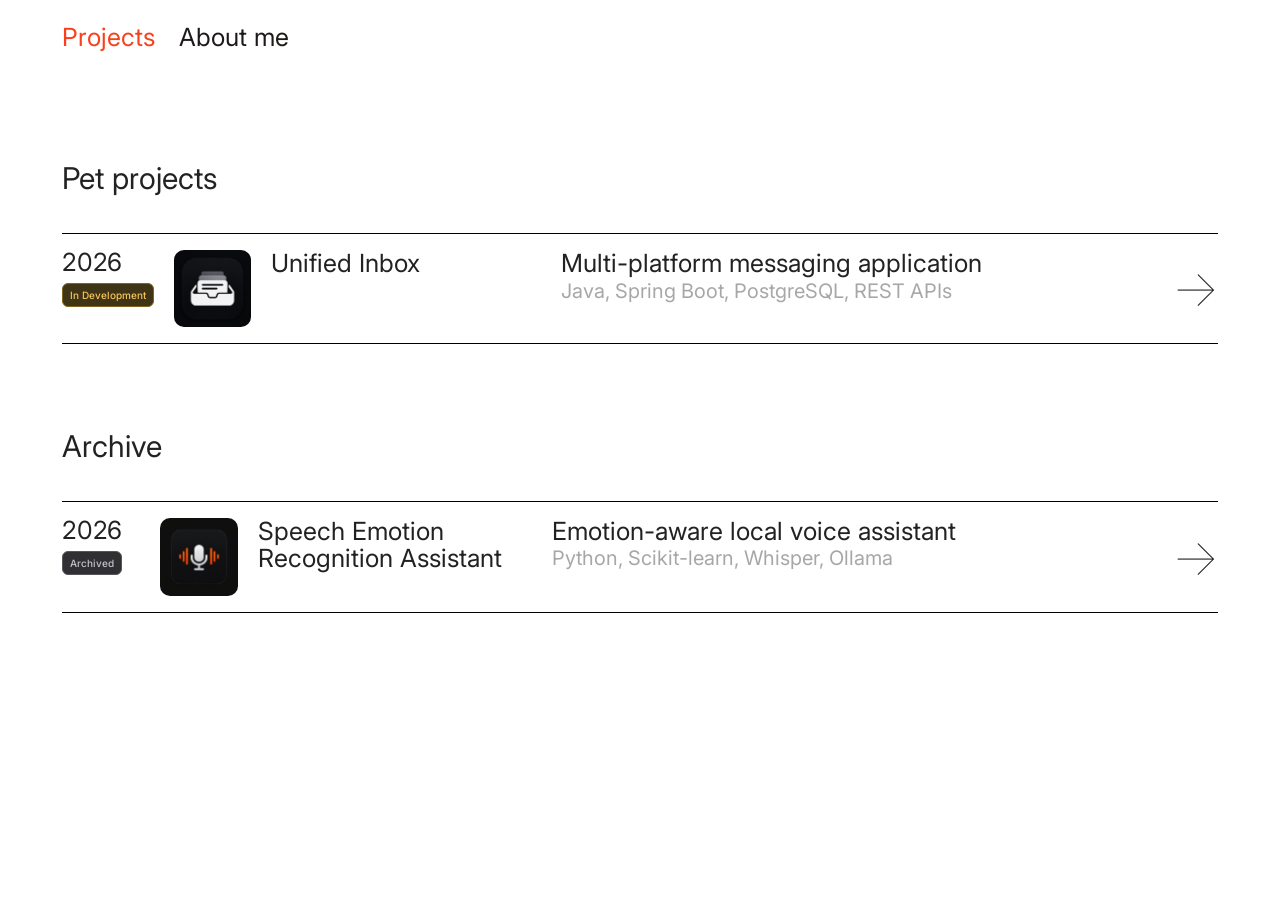
<file: index.html>
<!DOCTYPE html>
<html lang="en">
<head>
  <meta charset="UTF-8">
  <meta name="viewport" content="width=device-width, initial-scale=1.0">

  <title>Gļebs Ostapko — Software Developer</title>

  <meta
    name="description"
    content="Portfolio of Gļebs Ostapko, a Software Developer based in Riga, Latvia. Explore backend and frontend projects built with Java, Spring Boot, React, Typescript and PostgreSQL."
  >

  <meta property="og:title" content="Gļebs Ostapko — Software Developer">
  <meta
    property="og:description"
    content="Software development projects using Java, Spring Boot, PostgreSQL, and REST APIs."
  >
  <meta property="og:type" content="website">
  <meta property="og:url" content="https://notglebo.github.io/my-portfoli/">
  <meta property="og:locale" content="en_US">

  <link rel="canonical" href="https://notglebo.github.io/my-portfoli/">

  <link rel="icon" type="image/svg+xml" href="favicon.svg">
  <link rel="manifest" href="manifest.json">

  <!-- Fonts -->
  <link rel="preconnect" href="https://fonts.googleapis.com">
  <link rel="preconnect" href="https://fonts.gstatic.com" crossorigin>

  <link
    href="https://fonts.googleapis.com/css2?family=DM+Mono:wght@400;500&family=Inter:wght@400;500;600&display=swap"
    rel="stylesheet"
  >

  <!-- Styles -->
  <link rel="stylesheet" href="css/styles.css">

  <!-- Structured data -->
  <script type="application/ld+json">
  {
    "@context": "https://schema.org",
    "@type": "Person",
    "name": "Gļebs Ostapko",
    "url": "https://notglebo.github.io/my-portfoli/",
    "jobTitle": "Software Developer",
    "description": "Software Developer based in Riga, Latvia.",
    "sameAs": [
      "https://github.com/NotGlebO"
    ]
  }
  </script>
</head>

<body>

  <!-- Navigation -->
  <nav class="nav">
    <div class="nav-inner">

      <div class="nav-left">
        <div class="nav-links">
          <a href="./" class="active">Projects</a>
          <a href="about.html">About me</a>
        </div>
      </div>

      <button
        class="nav-burger"
        aria-label="Menu"
        aria-expanded="false"
      >
        <span></span>
      </button>

    </div>
  </nav>

  <div class="nav-mobile" aria-hidden="true"></div>

  <!-- Main content -->
  <main class="main">

    <section id="selected-section" hidden>
        <h2 class="projects-title">Selected projects</h2>
        <div class="project-list" id="selected-projects"></div>
    </section>

    <section id="pet-section" hidden>
        <h2 class="projects-title">Pet projects</h2>
        <div class="project-list" id="pet-projects"></div>
    </section>

    <section id="archive-section" hidden>
        <h2 class="projects-title">Archive</h2>
        <div class="project-list" id="archive-projects"></div>
    </section>

  </main> 

  <!-- Original template functionality -->
  <script src="js/script.js"></script>

  <script src="js/project-status.js"></script>

  <!-- Dynamic project cards -->
  <script src="js/projects.js"></script>

</body>
</html>
</file>
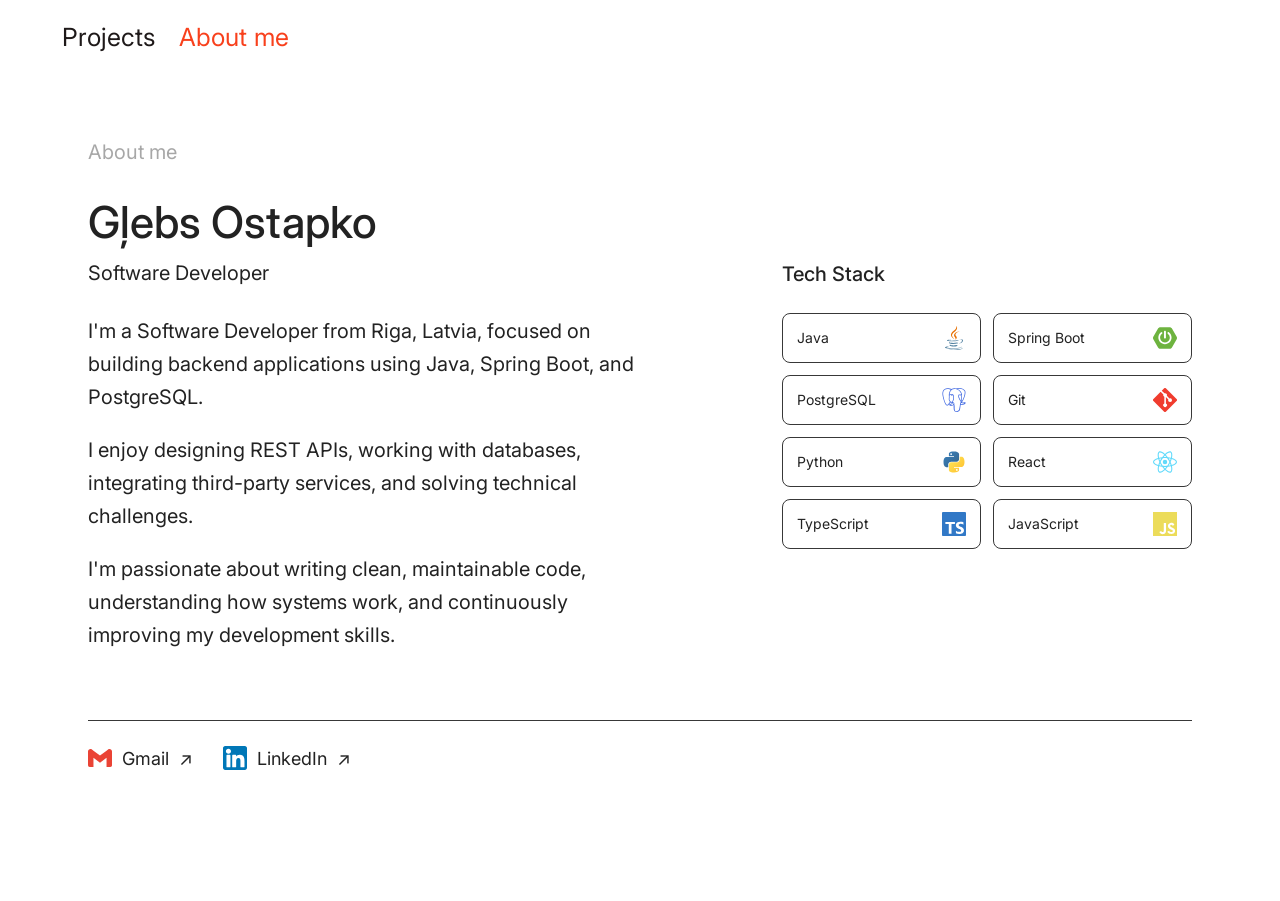
<file: about.html>
<!DOCTYPE html>
<html lang="en">
<head>
  <meta charset="UTF-8">
  <meta name="viewport" content="width=device-width, initial-scale=1.0">
  <title>About me — Gļebs Ostapko</title>
  <meta name="description" content="Software Developer. Open to projects and collaboration.">
  <meta property="og:title" content="About me — Gļebs Ostapko">
  <meta property="og:description" content="Software Developer. Open to projects and collaboration.">
  <meta property="og:image" content="https://example.com/assets/img/og-image.png">
  <meta property="og:image:width" content="1200">
  <meta property="og:image:height" content="630">
  <meta property="og:type" content="profile">
  <meta property="og:url" content="https://example.com/en/about">
  <meta property="og:locale" content="en_US">
  <meta name="twitter:card" content="summary_large_image">
  <meta name="twitter:image" content="https://example.com/assets/img/og-image.png">
  <meta name="twitter:title" content="About me — Gļebs Ostapko">
  <meta name="twitter:description" content="Software Developer. Open to projects and collaboration.">
  <link rel="alternate" hreflang="en" href="https://example.com/en/about">
  <link rel="alternate" hreflang="ru" href="https://example.com/about">
  <link rel="canonical" href="https://example.com/en/about">
  <link rel="icon" type="image/svg+xml" href="favicon.svg">
  <link rel="manifest" href="manifest.json">
    <link rel="preconnect" href="https://fonts.googleapis.com">
  <link rel="preconnect" href="https://fonts.gstatic.com" crossorigin>
  <link href="https://fonts.googleapis.com/css2?family=DM+Mono:wght@400;500&family=Inter:wght@400;500;600&display=swap" rel="stylesheet">
  <link rel="stylesheet" href="css/styles.css">

  <script data-goatcounter="https://YOURSITE.goatcounter.com/count" async src="//gc.zgo.at/count.js"></script>

  <script type="application/ld+json">
  {
    "@context": "https://schema.org",
    "@type": "Person",
    "name": "Gļebs Ostapko",
    "url": "https://example.com",
    "jobTitle": "Software Developer"
  }
  </script>
</head>
<body>

  <nav class="nav"><div class="nav-inner">
    <div class="nav-left">
      <div class="nav-links">
        <a href=".">Projects</a>
        <a href="about.html" class="active">About me</a>
      </div>
    </div>
    <button class="nav-burger" aria-label="Menu" aria-expanded="false"><span></span></button>
  </div></nav>

  <div class="nav-mobile" aria-hidden="true"></div>

<main class="main main--about about-wide">
  <div class="about-viewport">

    <div class="about-layout">

      <!-- About me -->
      <div class="about-content">
        <p class="about-label">About me</p>

        <h1>Gļebs Ostapko</h1>
        <p class="about-role">Software Developer</p>

        <p>
          I'm a Software Developer from Riga, Latvia,
          focused on building backend applications using Java,
          Spring Boot, and PostgreSQL.
        </p>

        <p>
          I enjoy designing REST APIs, working with databases,
          integrating third-party services, and solving technical
          challenges.
        </p>

        <p>
          I'm passionate about writing clean, maintainable code,
          understanding how systems work, and continuously
          improving my development skills.
        </p>
      </div>

      <!-- Tech Stack -->
      <aside class="about-sidebar">
        <h2>Tech Stack</h2>

        <div class="tech-list">
        <span><img src="assets/icons/java.svg" alt="">Java</span>
        <span><img src="assets/icons/springboot.svg" alt="">Spring Boot</span>
        <span><img src="assets/icons/postgresql.svg" alt="">PostgreSQL</span>
        <span><img src="assets/icons/git.svg" alt="">Git</span>
        <span><img src="assets/icons/python.svg" alt="">Python</span>
        <span><img src="assets/icons/react.svg" alt="">React</span>
        <span><img src="assets/icons/typescript.svg" alt="">TypeScript</span>
        <span><img src="assets/icons/javascript.svg" alt="">JavaScript</span>
      </div>
      </aside>

    </div>

    <!-- Contacts -->
    <div class="about-contacts">

      <a href="mailto:glebostsc@gmail.com"
         aria-label="Send email">
        <img src="assets/icons/gmail.svg"
             alt=""
             width="24"
             height="24">
        <span>Gmail</span>
        <span aria-hidden="true">↗</span>
      </a>

      <a href="https://www.linkedin.com/in/gļebs-ostapko-a70982426"
         target="_blank"
         rel="noopener noreferrer"
         aria-label="LinkedIn profile">
        <img src="assets/icons/linkedin.svg"
             alt=""
             width="24"
             height="24">
        <span>LinkedIn</span>
        <span aria-hidden="true">↗</span>
      </a>

    </div>

  </div>
</main>

  <script src="js/script.min.js"></script>
</body>
</html>
</file>
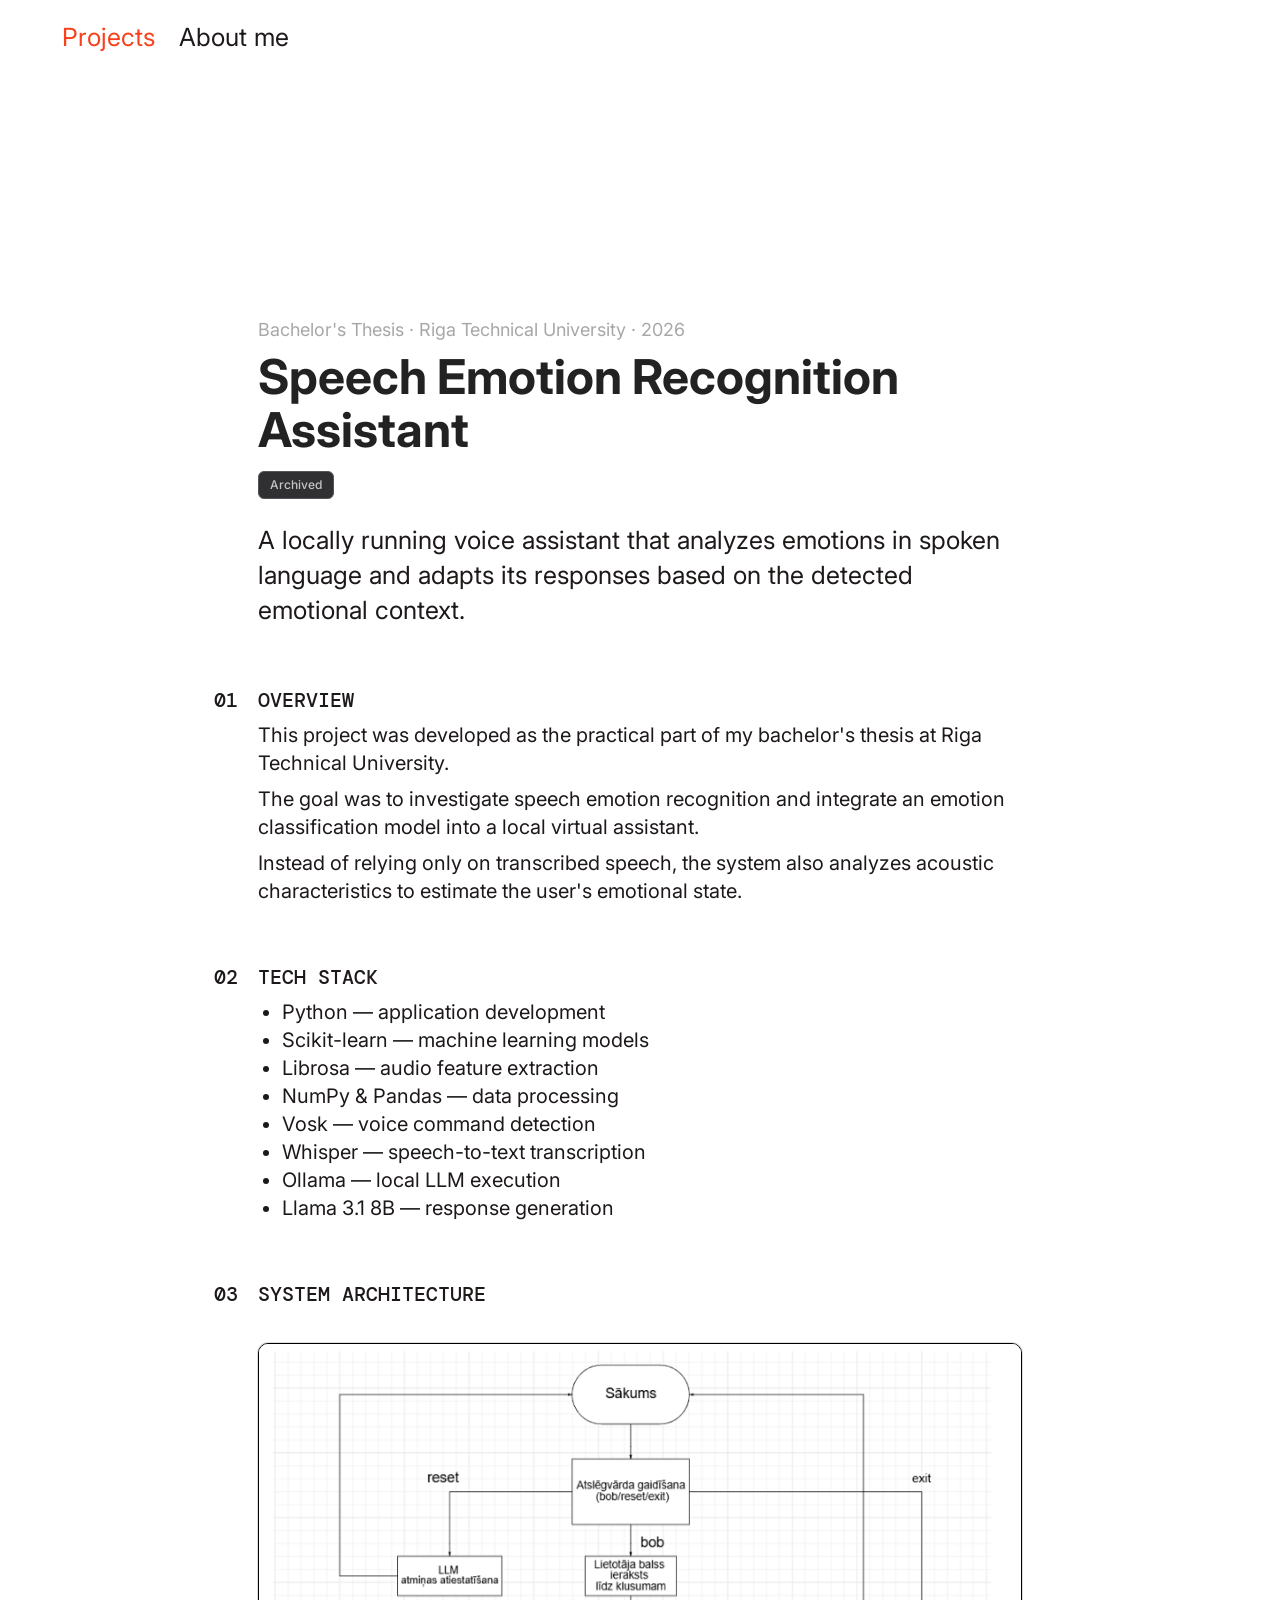
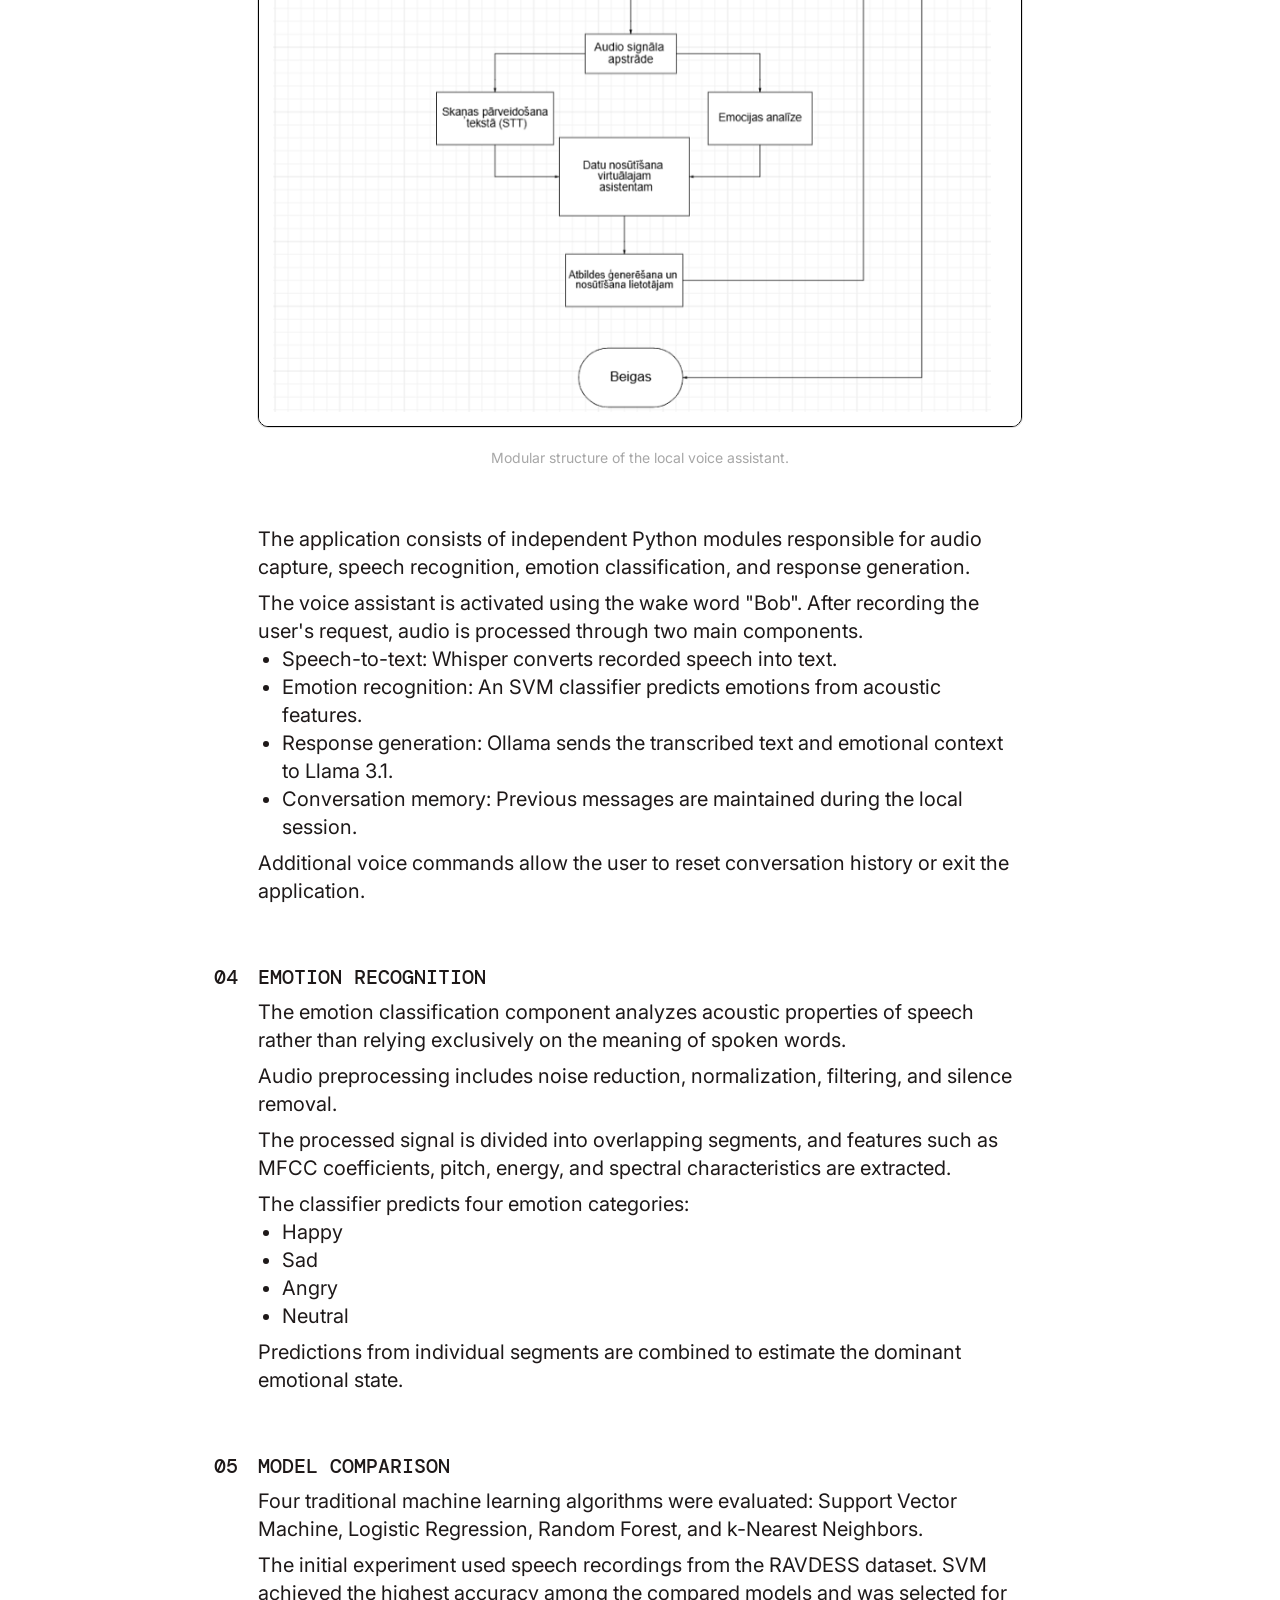
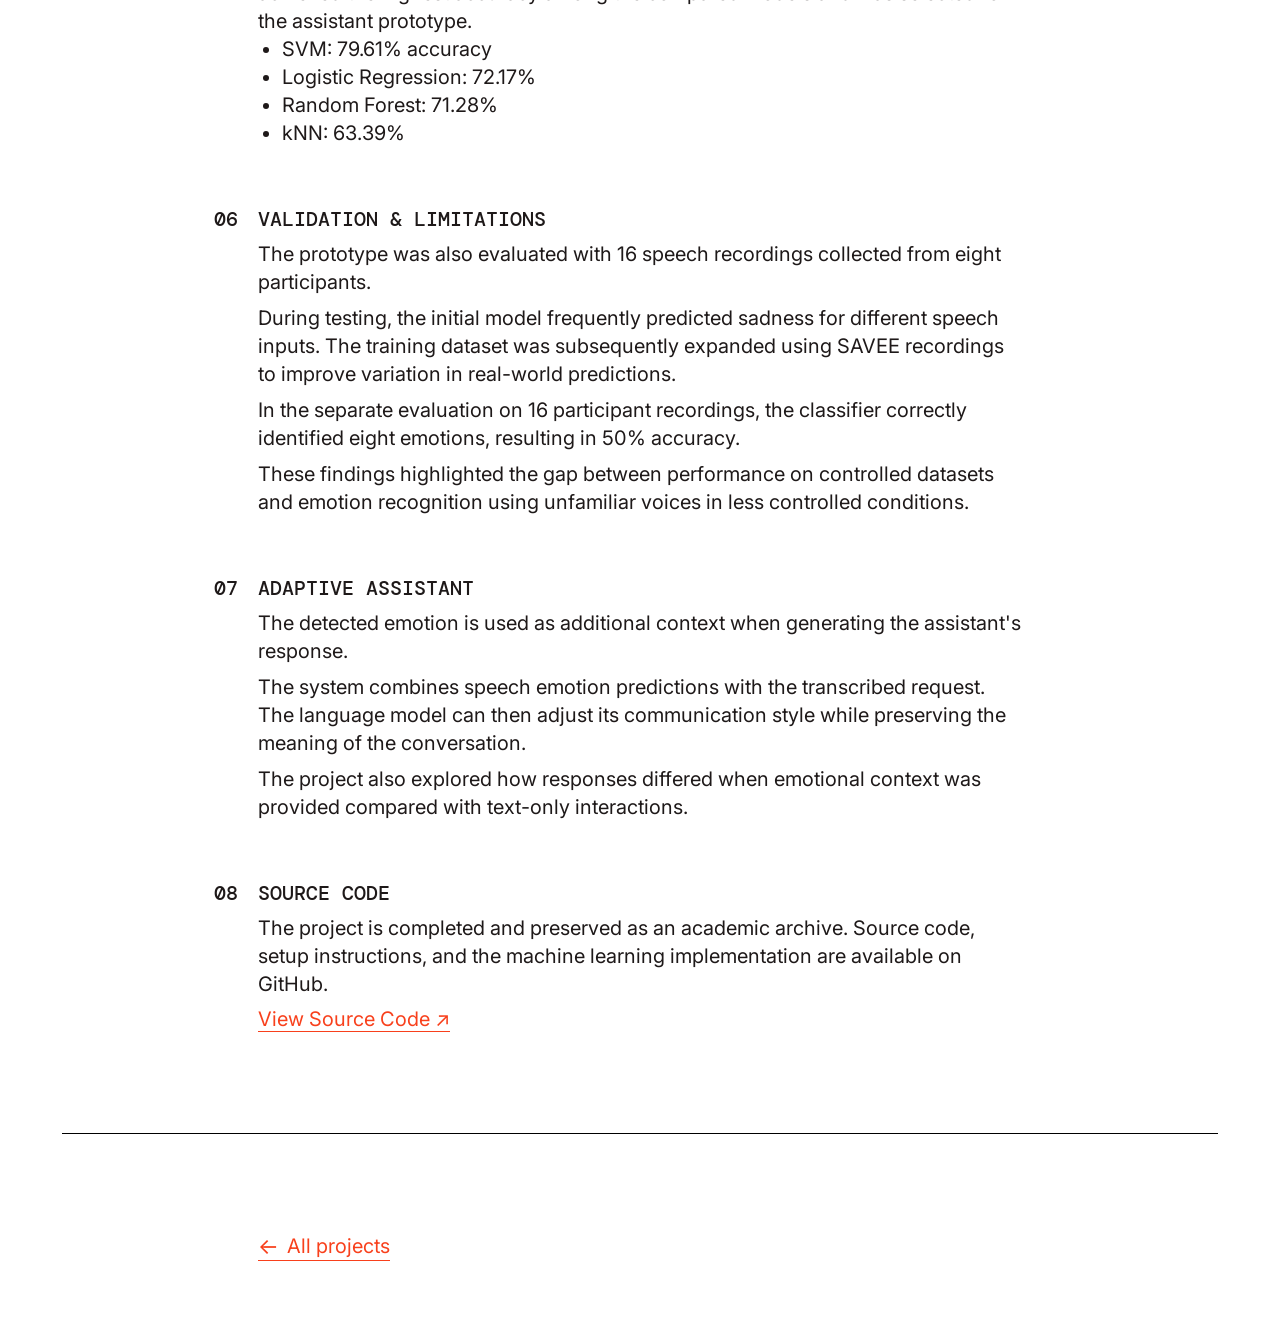
<file: projects/speech-emotion-recognition-assistant.html>
<!DOCTYPE html>
<html lang="en">
<head>
    <meta charset="UTF-8">
    <meta name="viewport" content="width=device-width, initial-scale=1.0">

    <title>Speech Emotion Recognition Assistant — Gļebs Ostapko</title>

    <meta
        name="description"
        content="Bachelor's thesis project exploring speech emotion recognition and adaptive local voice assistants using Python, SVM, Whisper and Ollama."
    >

    <link rel="icon" type="image/svg+xml" href="../favicon.svg">

    <link rel="preconnect" href="https://fonts.googleapis.com">
    <link rel="preconnect" href="https://fonts.gstatic.com" crossorigin>

    <link
        href="https://fonts.googleapis.com/css2?family=DM+Mono:wght@400;500&family=Inter:wght@400;500;600&display=swap"
        rel="stylesheet"
    >

    <link rel="stylesheet" href="../css/styles.css">
</head>

<body>

    <!-- Navigation -->
    <nav class="nav">
        <div class="nav-inner">
            <div class="nav-left">
                <div class="nav-links">
                    <a href="../index.html" class="active">Projects</a>
                    <a href="../about.html">About me</a>
                </div>
            </div>

            <button
                class="nav-burger"
                aria-label="Menu"
                aria-expanded="false"
            >
                <span></span>
            </button>
        </div>
    </nav>

    <div class="nav-mobile" aria-hidden="true"></div>

    <!-- Project -->
    <main class="main main--case">

        <div class="case-meta">
            Bachelor's Thesis · Riga Technical University · 2026
        </div>

        <h1 class="case-h1">
            Speech Emotion Recognition Assistant
        </h1>

        <div
            id="project-detail-status"
            data-project-id="speech-emotion-recognition-assistant"
        ></div>

        <p class="case-description">
            A locally running voice assistant that analyzes
            emotions in spoken language and adapts its
            responses based on the detected emotional context.
        </p>

        <div class="case-body">

            <!-- 01 -->
            <section class="case-section">
                <span class="case-section-num">01</span>
                <h2 class="case-section-title">Overview</h2>

                <p>
                    This project was developed as the practical
                    part of my bachelor's thesis at
                    Riga Technical University.
                </p>

                <p>
                    The goal was to investigate speech emotion
                    recognition and integrate an emotion
                    classification model into a local virtual
                    assistant.
                </p>

                <p>
                    Instead of relying only on transcribed
                    speech, the system also analyzes acoustic
                    characteristics to estimate the user's
                    emotional state.
                </p>
            </section>

            <!-- 02 -->
            <section class="case-section">
                <span class="case-section-num">02</span>
                <h2 class="case-section-title">Tech Stack</h2>

                <ul>
                    <li><strong>Python</strong> — application development</li>
                    <li><strong>Scikit-learn</strong> — machine learning models</li>
                    <li><strong>Librosa</strong> — audio feature extraction</li>
                    <li><strong>NumPy & Pandas</strong> — data processing</li>
                    <li><strong>Vosk</strong> — voice command detection</li>
                    <li><strong>Whisper</strong> — speech-to-text transcription</li>
                    <li><strong>Ollama</strong> — local LLM execution</li>
                    <li><strong>Llama 3.1 8B</strong> — response generation</li>
                </ul>
            </section>

            <!-- 03 -->
            <section class="case-section">
                <span class="case-section-num">03</span>
                <h2 class="case-section-title">System Architecture</h2>
                <figure class="project-figure">
                    <img
                        class="case-img-full"
                        src="../assets/img/struktur.png"
                        alt="Speech emotion recognition assistant module structure"
                        loading="lazy"
                    >

                    <figcaption class="case-caption">
                        Modular structure of the local voice assistant.
                    </figcaption>
                </figure>

                <p>
                    The application consists of independent
                    Python modules responsible for audio capture,
                    speech recognition, emotion classification,
                    and response generation.
                </p>

                <p>
                    The voice assistant is activated using
                    the wake word "Bob". After recording the
                    user's request, audio is processed through
                    two main components.
                </p>

                <ul>
                    <li>
                        <strong>Speech-to-text:</strong>
                        Whisper converts recorded speech
                        into text.
                    </li>
                    <li>
                        <strong>Emotion recognition:</strong>
                        An SVM classifier predicts emotions
                        from acoustic features.
                    </li>
                    <li>
                        <strong>Response generation:</strong>
                        Ollama sends the transcribed text
                        and emotional context to Llama 3.1.
                    </li>
                    <li>
                        <strong>Conversation memory:</strong>
                        Previous messages are maintained
                        during the local session.
                    </li>
                </ul>

                <p>
                    Additional voice commands allow the user
                    to reset conversation history or exit
                    the application.
                </p>
            </section>

            <!-- 04 -->
            <section class="case-section">
                <span class="case-section-num">04</span>
                <h2 class="case-section-title">Emotion Recognition</h2>

                <p>
                    The emotion classification component
                    analyzes acoustic properties of speech
                    rather than relying exclusively on
                    the meaning of spoken words.
                </p>

                <p>
                    Audio preprocessing includes noise
                    reduction, normalization, filtering,
                    and silence removal.
                </p>

                <p>
                    The processed signal is divided into
                    overlapping segments, and features
                    such as MFCC coefficients, pitch,
                    energy, and spectral characteristics
                    are extracted.
                </p>

                <p>
                    The classifier predicts four
                    emotion categories:
                </p>

                <ul>
                    <li>Happy</li>
                    <li>Sad</li>
                    <li>Angry</li>
                    <li>Neutral</li>
                </ul>

                <p>
                    Predictions from individual segments
                    are combined to estimate the dominant
                    emotional state.
                </p>
            </section>

            <!-- 05 -->
            <section class="case-section">
                <span class="case-section-num">05</span>
                <h2 class="case-section-title">Model Comparison</h2>

                <p>
                    Four traditional machine learning
                    algorithms were evaluated:
                    Support Vector Machine,
                    Logistic Regression,
                    Random Forest, and k-Nearest Neighbors.
                </p>

                <p>
                    The initial experiment used speech
                    recordings from the RAVDESS dataset.
                    SVM achieved the highest accuracy
                    among the compared models and was
                    selected for the assistant prototype.
                </p>

                <ul>
                    <li><strong>SVM:</strong> 79.61% accuracy</li>
                    <li><strong>Logistic Regression:</strong> 72.17%</li>
                    <li><strong>Random Forest:</strong> 71.28%</li>
                    <li><strong>kNN:</strong> 63.39%</li>
                </ul>
            </section>

            <!-- 06 -->
            <section class="case-section">
                <span class="case-section-num">06</span>
                <h2 class="case-section-title">Validation & Limitations</h2>

                <p>
                    The prototype was also evaluated
                    with 16 speech recordings collected
                    from eight participants.
                </p>

                <p>
                    During testing, the initial model
                    frequently predicted sadness for
                    different speech inputs. The training
                    dataset was subsequently expanded
                    using SAVEE recordings to improve
                    variation in real-world predictions.
                </p>

                <p>
                    In the separate evaluation on
                    16 participant recordings, the
                    classifier correctly identified
                    eight emotions, resulting in
                    50% accuracy.
                </p>

                <p>
                    These findings highlighted the gap
                    between performance on controlled
                    datasets and emotion recognition
                    using unfamiliar voices in less
                    controlled conditions.
                </p>
            </section>

            <!-- 07 -->
            <section class="case-section">
                <span class="case-section-num">07</span>
                <h2 class="case-section-title">Adaptive Assistant</h2>

                <p>
                    The detected emotion is used as
                    additional context when generating
                    the assistant's response.
                </p>

                <p>
                    The system combines speech emotion
                    predictions with the transcribed
                    request. The language model can
                    then adjust its communication style
                    while preserving the meaning
                    of the conversation.
                </p>

                <p>
                    The project also explored how
                    responses differed when emotional
                    context was provided compared
                    with text-only interactions.
                </p>
            </section>

            
            <!-- 09 -->
            <section class="case-section">
                <span class="case-section-num">08</span>
                <h2 class="case-section-title">Source Code</h2>

                <p>
                    The project is completed and preserved
                    as an academic archive.
                    Source code, setup instructions,
                    and the machine learning implementation
                    are available on GitHub.
                </p>

                <div class="case-links">
                    <a
                        href="https://github.com/NotGlebO/speech-emotion-recognition-assistant"
                        target="_blank"
                        rel="noopener noreferrer"
                    >
                        View Source Code ↗
                    </a>
                </div>
            </section>

            <hr class="case-separator">

            <div class="case-nav">
                <a
                    href="../index.html"
                    class="case-nav-link case-nav-prev"
                >
                    <span class="case-nav-dir">&larr;</span>
                    All projects
                </a>
            </div>

        </div>
    </main>

    <script src="../js/script.js"></script>
    <script src="../js/project-status.js"></script>
    <script src="../js/project-detail.js"></script>

</body>
</html>
</file>
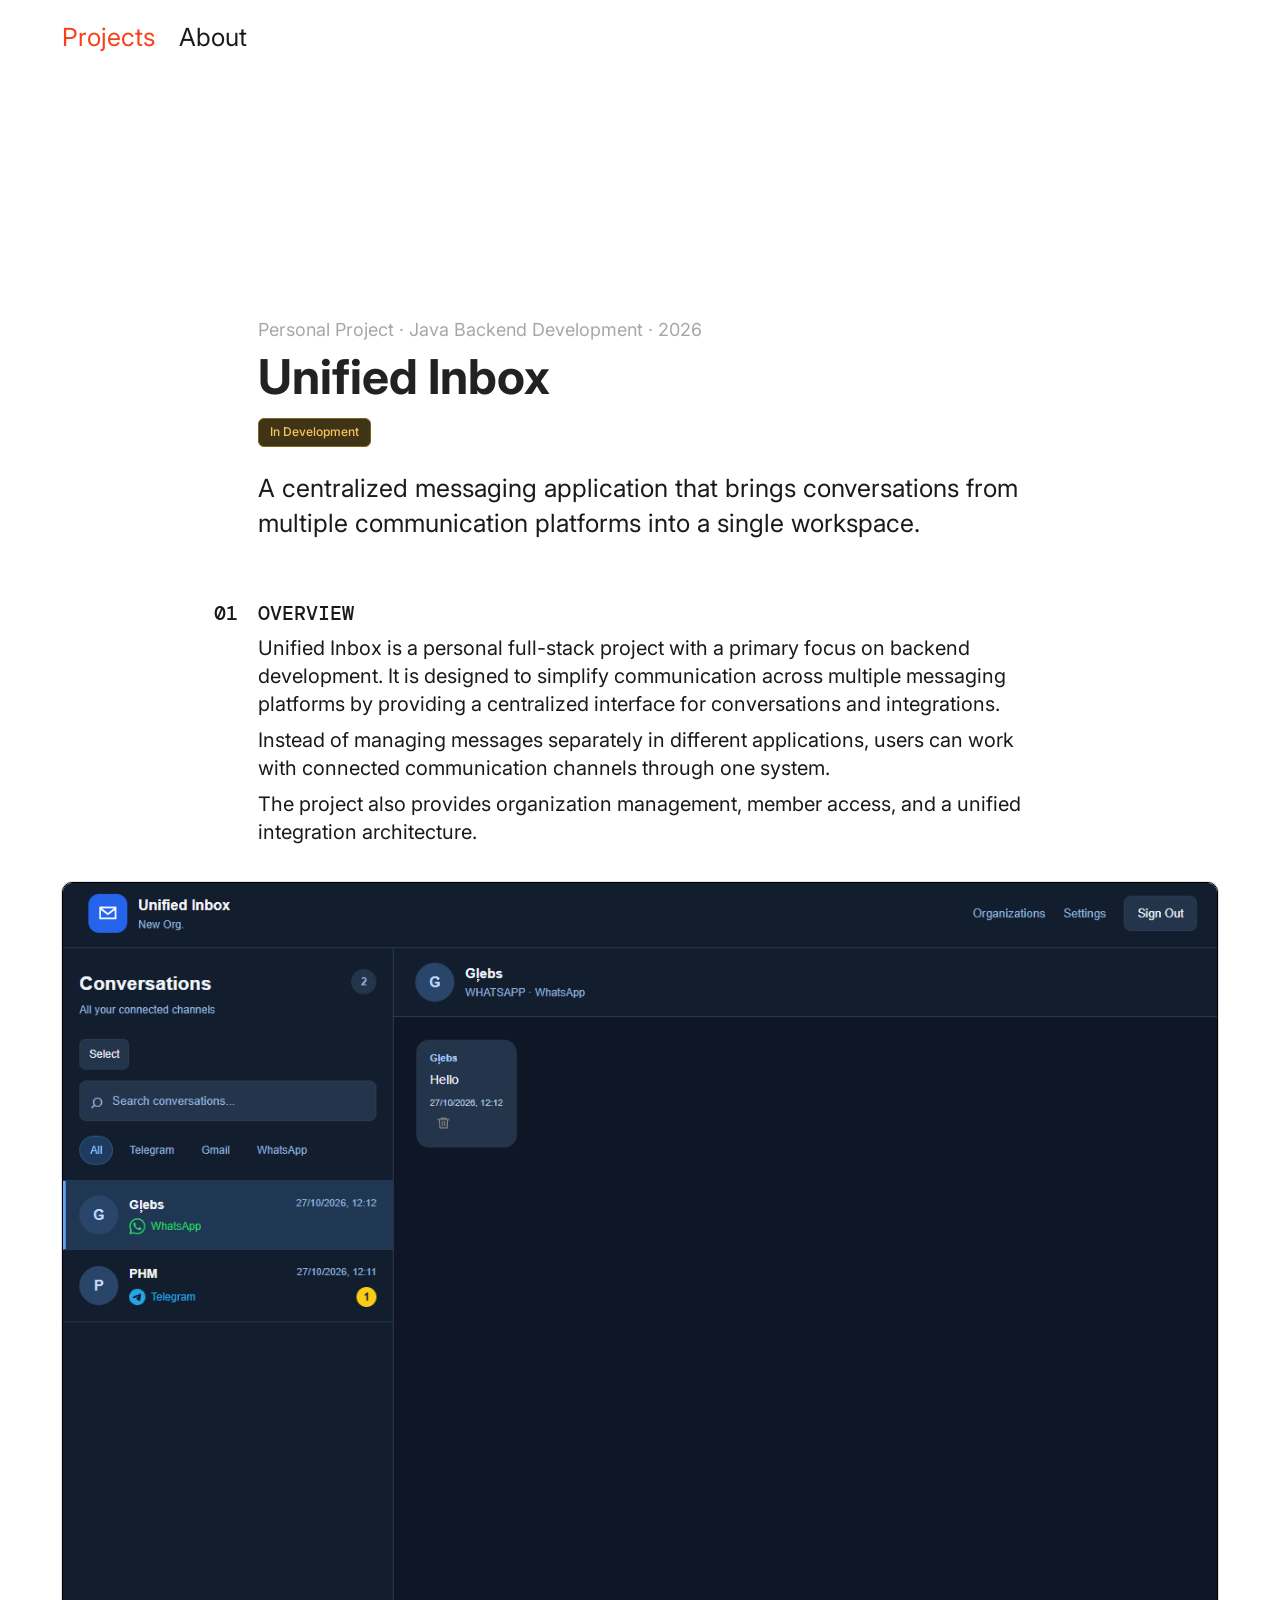
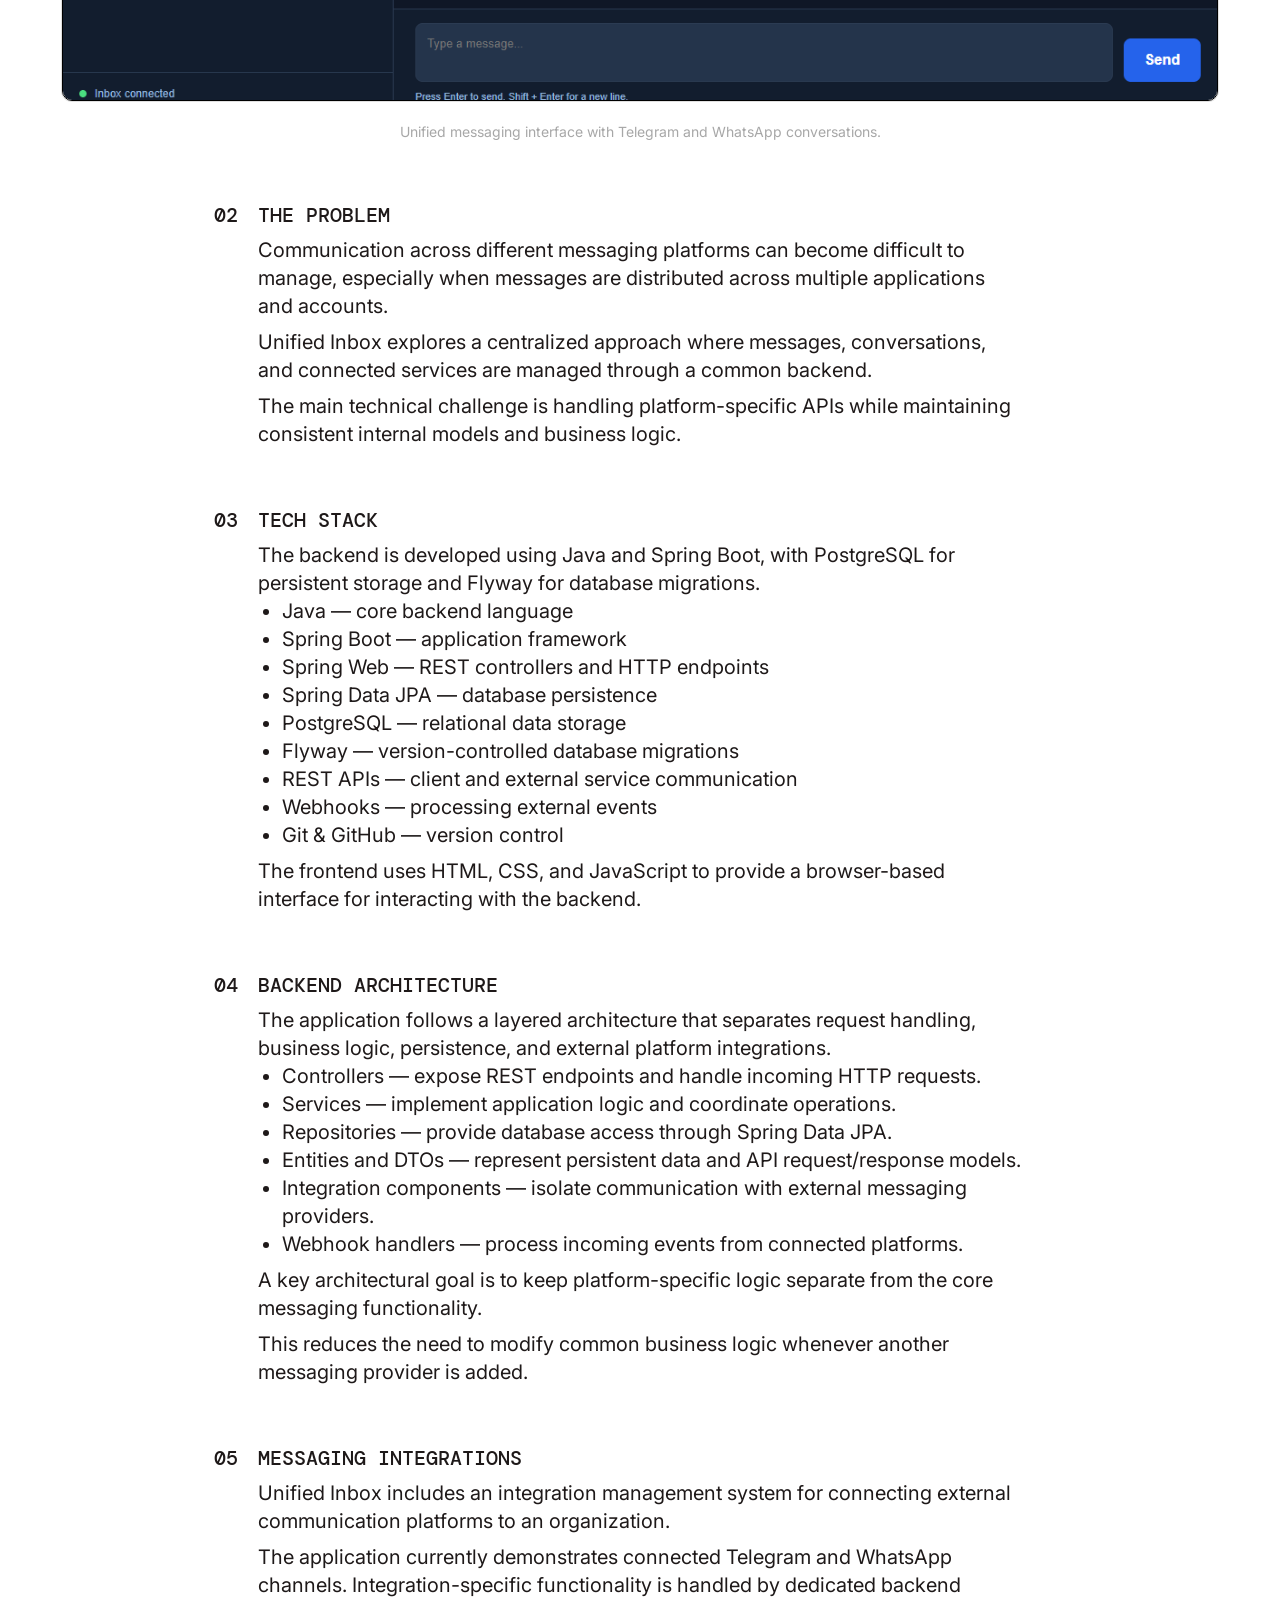
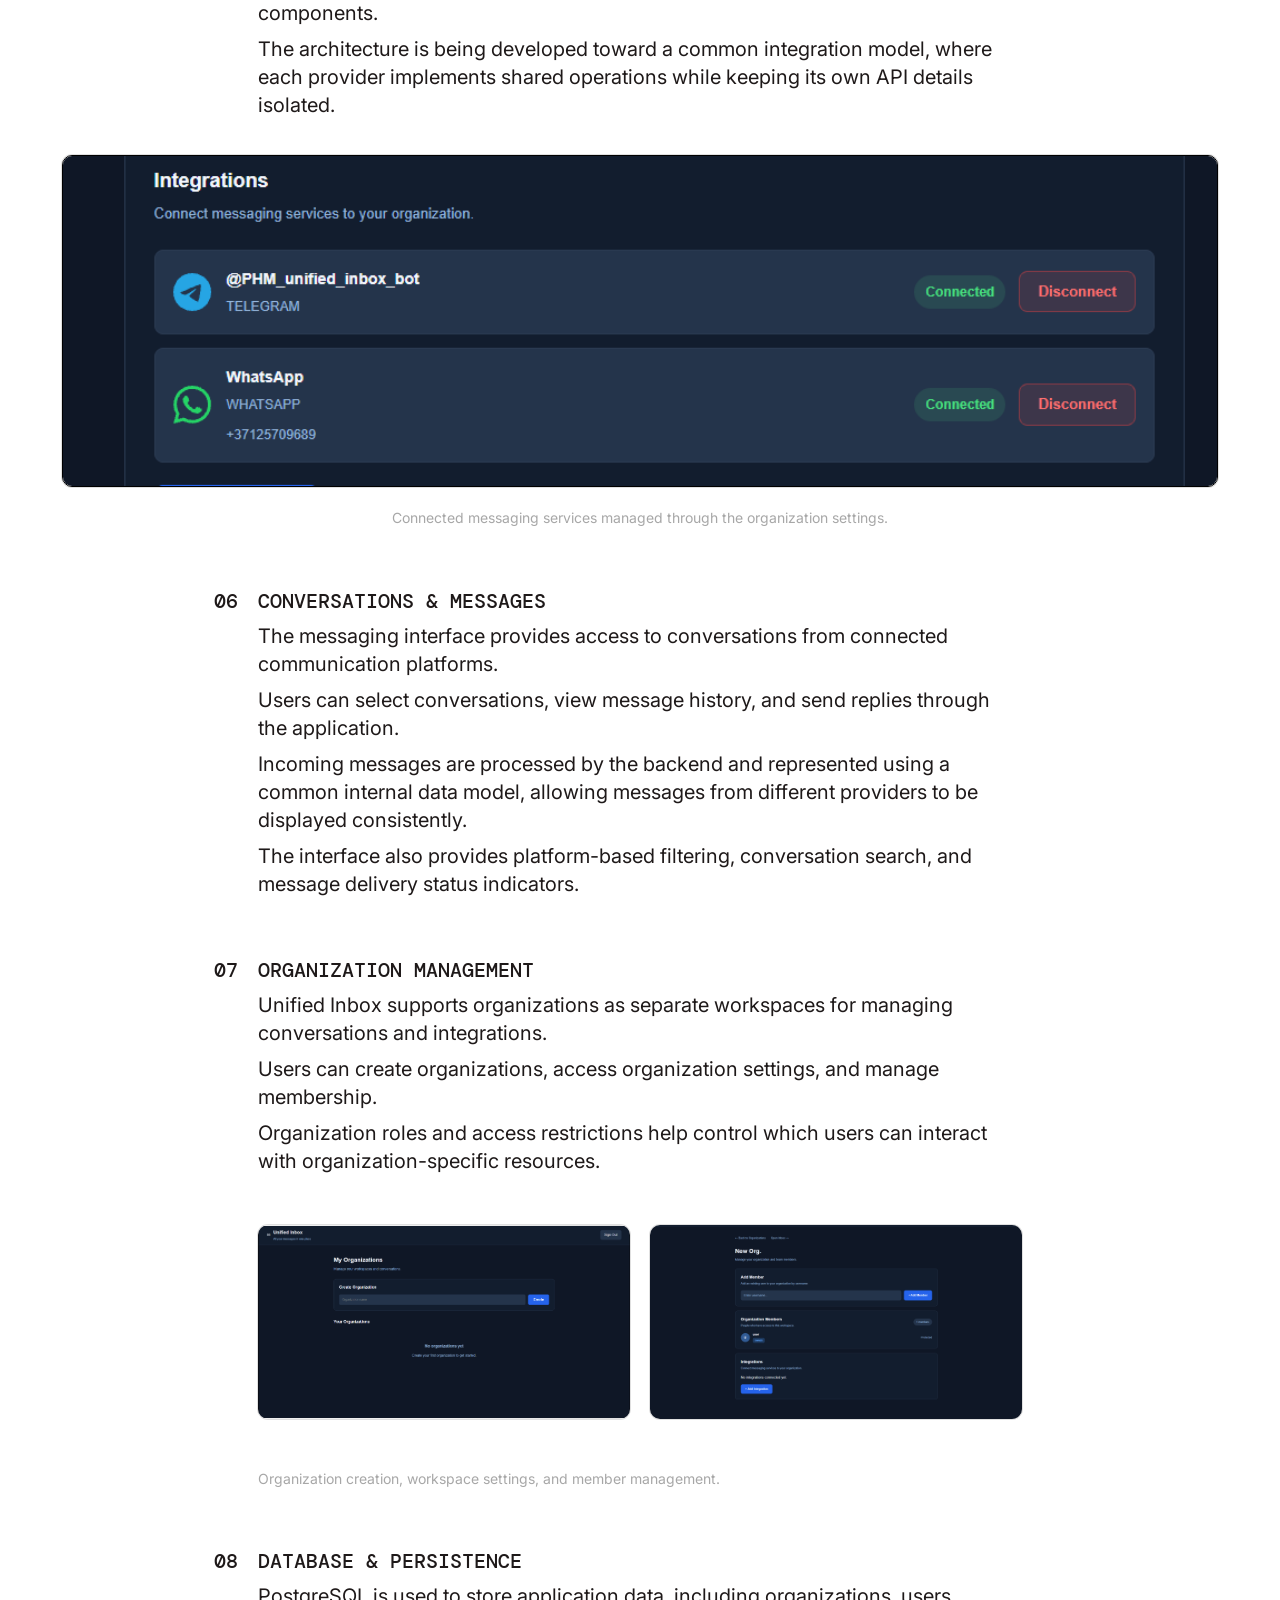
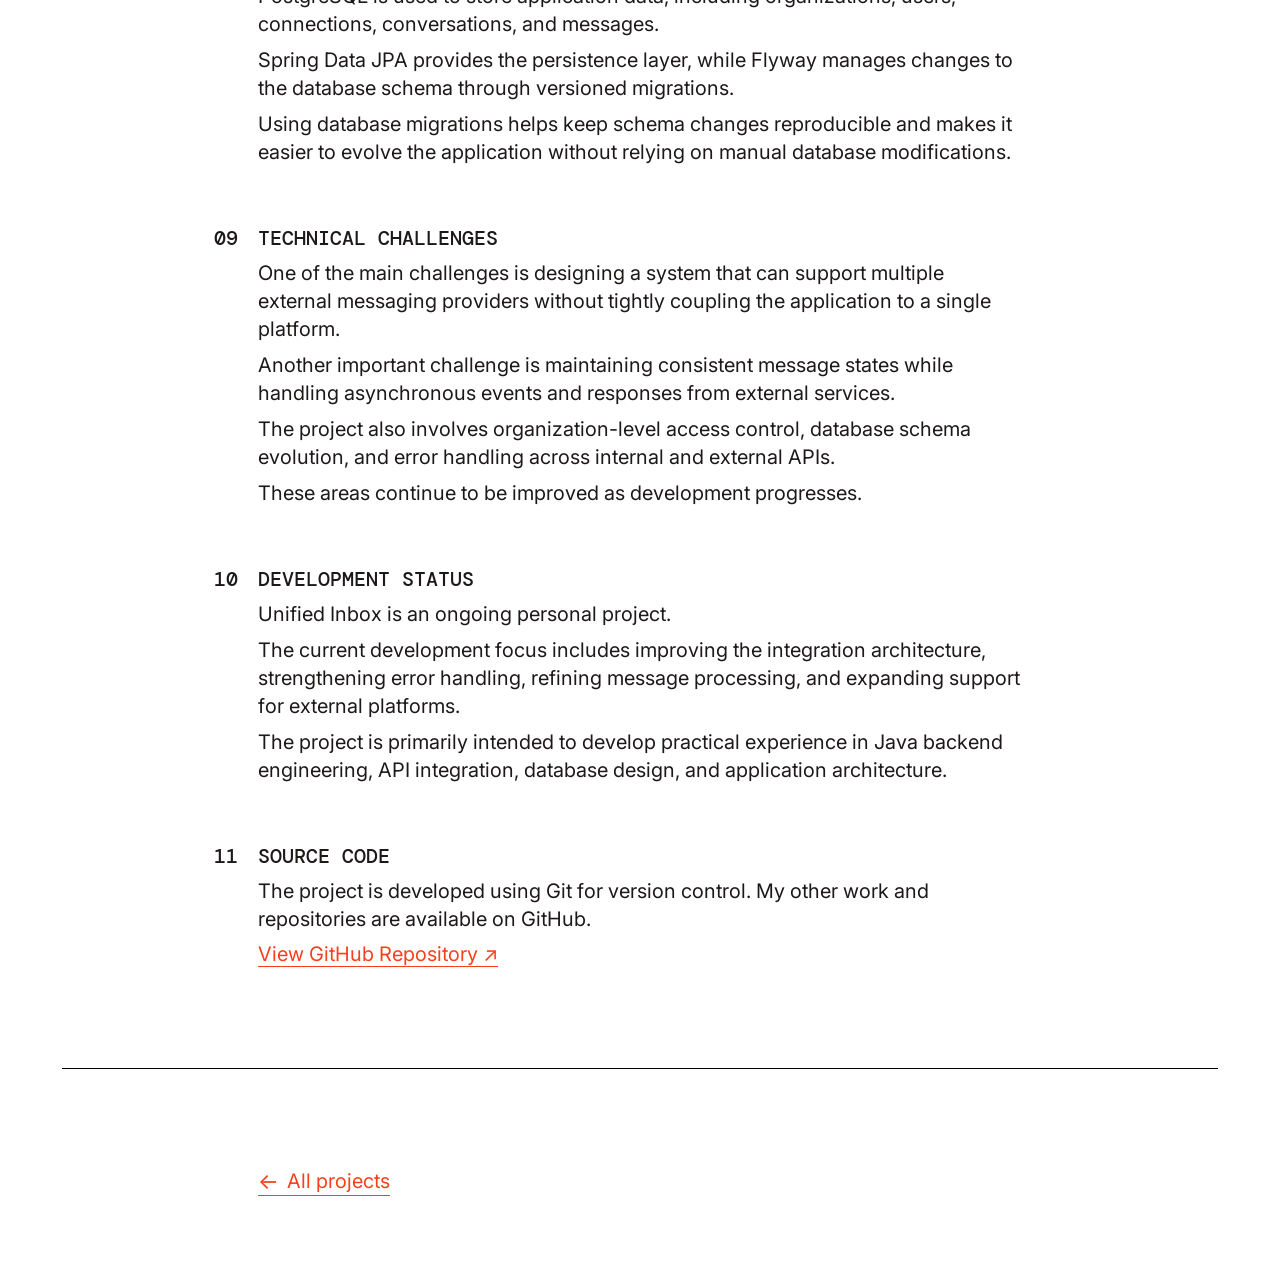
<file: projects/unified-inbox.html>
<!DOCTYPE html>
<html lang="en">
<head>
    <meta charset="UTF-8">
    <meta name="viewport" content="width=device-width, initial-scale=1.0">

    <title>Unified Inbox — Gļebs Ostapko</title>

    <meta
        name="description"
        content="Unified Inbox is a personal Java backend project for managing conversations, organizations, and integrations with external messaging platforms."
    >

    <meta property="og:title" content="Unified Inbox — Gļebs Ostapko">
    <meta
        property="og:description"
        content="A multi-platform messaging application built with Java, Spring Boot, PostgreSQL, and REST APIs."
    >
    <meta property="og:type" content="article">
    <meta property="og:locale" content="en_US">

    <link rel="icon" type="image/svg+xml" href="../favicon.svg">

    <!-- Fonts -->
    <link rel="preconnect" href="https://fonts.googleapis.com">
    <link rel="preconnect" href="https://fonts.gstatic.com" crossorigin>

    <link
        href="https://fonts.googleapis.com/css2?family=DM+Mono:wght@400;500&family=Inter:wght@400;500;600&display=swap"
        rel="stylesheet"
    >

    <!-- Styles -->
    <link rel="stylesheet" href="../css/styles.css">
</head>

<body>

    <!-- Navigation -->
    <nav class="nav">
        <div class="nav-inner">
            <div class="nav-left">
                <div class="nav-links">
                    <a href="../index.html" class="active">Projects</a>
                    <a href="../about.html">About</a>
                </div>
            </div>

            <button
                class="nav-burger"
                aria-label="Menu"
                aria-expanded="false"
            >
                <span></span>
            </button>
        </div>
    </nav>

    <div class="nav-mobile" aria-hidden="true"></div>

    <main class="main main--case">

        <!-- Project header -->
        <div class="case-meta">
            Personal Project · Java Backend Development · 2026
        </div>

        <h1 class="case-h1">Unified Inbox</h1>
        <div id="project-detail-status" data-project-id="unified-inbox"></div>

        <p class="case-description">
            A centralized messaging application that brings
            conversations from multiple communication platforms
            into a single workspace.
        </p>

        <div class="case-body">

            <!-- 01. Overview -->
            <section class="case-section">
                <span class="case-section-num">01</span>
                <h2 class="case-section-title">Overview</h2>

                <p>
                    Unified Inbox is a personal full-stack project
                    with a primary focus on backend development.
                    It is designed to simplify communication
                    across multiple messaging platforms by
                    providing a centralized interface for
                    conversations and integrations.
                </p>

                <p>
                    Instead of managing messages separately in
                    different applications, users can work with
                    connected communication channels through
                    one system.
                </p>

                <p>
                    The project also provides organization
                    management, member access, and a unified
                    integration architecture.
                </p>
            </section>

            <!-- Application preview -->
            <figure class="project-figure">
                <img
                    class="case-img-full"
                    src="../assets/img/convers.png"
                    alt="Unified Inbox interface displaying Telegram and WhatsApp conversations"
                    loading="lazy"
                >

                <figcaption class="case-caption">
                    Unified messaging interface with Telegram
                    and WhatsApp conversations.
                </figcaption>
            </figure>

            <!-- 02. Problem -->
            <section class="case-section">
                <span class="case-section-num">02</span>
                <h2 class="case-section-title">The Problem</h2>

                <p>
                    Communication across different messaging
                    platforms can become difficult to manage,
                    especially when messages are distributed
                    across multiple applications and accounts.
                </p>

                <p>
                    Unified Inbox explores a centralized
                    approach where messages, conversations,
                    and connected services are managed
                    through a common backend.
                </p>

                <p>
                    The main technical challenge is handling
                    platform-specific APIs while maintaining
                    consistent internal models and business logic.
                </p>
            </section>

            <!-- 03. Technologies -->
            <section class="case-section">
                <span class="case-section-num">03</span>
                <h2 class="case-section-title">Tech Stack</h2>

                <p>
                    The backend is developed using Java and
                    Spring Boot, with PostgreSQL for persistent
                    storage and Flyway for database migrations.
                </p>

                <ul>
                    <li><strong>Java</strong> — core backend language</li>
                    <li><strong>Spring Boot</strong> — application framework</li>
                    <li><strong>Spring Web</strong> — REST controllers and HTTP endpoints</li>
                    <li><strong>Spring Data JPA</strong> — database persistence</li>
                    <li><strong>PostgreSQL</strong> — relational data storage</li>
                    <li><strong>Flyway</strong> — version-controlled database migrations</li>
                    <li><strong>REST APIs</strong> — client and external service communication</li>
                    <li><strong>Webhooks</strong> — processing external events</li>
                    <li><strong>Git & GitHub</strong> — version control</li>
                </ul>

                <p>
                    The frontend uses HTML, CSS, and JavaScript
                    to provide a browser-based interface
                    for interacting with the backend.
                </p>
            </section>

            <!-- 04. Architecture -->
            <section class="case-section">
                <span class="case-section-num">04</span>
                <h2 class="case-section-title">Backend Architecture</h2>

                <p>
                    The application follows a layered
                    architecture that separates request
                    handling, business logic, persistence,
                    and external platform integrations.
                </p>

                <ul>
                    <li>
                        <strong>Controllers</strong> —
                        expose REST endpoints and handle
                        incoming HTTP requests.
                    </li>

                    <li>
                        <strong>Services</strong> —
                        implement application logic and
                        coordinate operations.
                    </li>

                    <li>
                        <strong>Repositories</strong> —
                        provide database access through
                        Spring Data JPA.
                    </li>

                    <li>
                        <strong>Entities and DTOs</strong> —
                        represent persistent data and
                        API request/response models.
                    </li>

                    <li>
                        <strong>Integration components</strong> —
                        isolate communication with
                        external messaging providers.
                    </li>

                    <li>
                        <strong>Webhook handlers</strong> —
                        process incoming events from
                        connected platforms.
                    </li>
                </ul>

                <p>
                    A key architectural goal is to keep
                    platform-specific logic separate from
                    the core messaging functionality.
                </p>

                <p>
                    This reduces the need to modify
                    common business logic whenever
                    another messaging provider is added.
                </p>
            </section>

            <!-- 05. Integrations -->
            <section class="case-section">
                <span class="case-section-num">05</span>
                <h2 class="case-section-title">Messaging Integrations</h2>

                <p>
                    Unified Inbox includes an integration
                    management system for connecting
                    external communication platforms
                    to an organization.
                </p>

                <p>
                    The application currently demonstrates
                    connected Telegram and WhatsApp
                    channels. Integration-specific
                    functionality is handled by dedicated
                    backend components.
                </p>

                <p>
                    The architecture is being developed
                    toward a common integration model,
                    where each provider implements
                    shared operations while keeping
                    its own API details isolated.
                </p>
            </section>

            <!-- Integrations screenshot -->
            <figure class="project-figure">
                <img
                    class="case-img-full"
                    src="../assets/img/inter.png"
                    alt="Connected Telegram and WhatsApp integrations"
                    loading="lazy"
                >

                <figcaption class="case-caption">
                    Connected messaging services managed
                    through the organization settings.
                </figcaption>
            </figure>

            <!-- 06. Conversations -->
            <section class="case-section">
                <span class="case-section-num">06</span>
                <h2 class="case-section-title">Conversations & Messages</h2>

                <p>
                    The messaging interface provides
                    access to conversations from
                    connected communication platforms.
                </p>

                <p>
                    Users can select conversations,
                    view message history, and send
                    replies through the application.
                </p>

                <p>
                    Incoming messages are processed
                    by the backend and represented
                    using a common internal data model,
                    allowing messages from different
                    providers to be displayed consistently.
                </p>

                <p>
                    The interface also provides
                    platform-based filtering,
                    conversation search, and
                    message delivery status indicators.
                </p>
            </section>

            <!-- 07. Organizations -->
            <section class="case-section">
                <span class="case-section-num">07</span>
                <h2 class="case-section-title">Organization Management</h2>

                <p>
                    Unified Inbox supports organizations
                    as separate workspaces for managing
                    conversations and integrations.
                </p>

                <p>
                    Users can create organizations,
                    access organization settings,
                    and manage membership.
                </p>

                <p>
                    Organization roles and access
                    restrictions help control which
                    users can interact with
                    organization-specific resources.
                </p>
            </section>

            <!-- Organization screenshots -->
            <div class="case-img-row">
                <img
                    class="case-img-full"
                    src="../assets/img/org.png"
                    alt="Unified Inbox organization management page"
                    loading="lazy"
                >

                <img
                    class="case-img-full"
                    src="../assets/img/settings.png"
                    alt="Organization settings and member management"
                    loading="lazy"
                >
            </div>

            <div class="case-caption">
                Organization creation, workspace settings,
                and member management.
            </div>

            <!-- 08. Database -->
            <section class="case-section">
                <span class="case-section-num">08</span>
                <h2 class="case-section-title">Database & Persistence</h2>

                <p>
                    PostgreSQL is used to store
                    application data, including
                    organizations, users,
                    connections, conversations,
                    and messages.
                </p>

                <p>
                    Spring Data JPA provides the
                    persistence layer, while Flyway
                    manages changes to the database
                    schema through versioned migrations.
                </p>

                <p>
                    Using database migrations helps
                    keep schema changes reproducible
                    and makes it easier to evolve
                    the application without relying
                    on manual database modifications.
                </p>
            </section>

            <!-- 09. Technical challenges -->
            <section class="case-section">
                <span class="case-section-num">09</span>
                <h2 class="case-section-title">Technical Challenges</h2>

                <p>
                    One of the main challenges is
                    designing a system that can support
                    multiple external messaging providers
                    without tightly coupling the
                    application to a single platform.
                </p>

                <p>
                    Another important challenge is
                    maintaining consistent message
                    states while handling asynchronous
                    events and responses from
                    external services.
                </p>

                <p>
                    The project also involves
                    organization-level access control,
                    database schema evolution,
                    and error handling across
                    internal and external APIs.
                </p>

                <p>
                    These areas continue to be
                    improved as development progresses.
                </p>
            </section>

            <!-- 10. Status -->
            <section class="case-section">
                <span class="case-section-num">10</span>
                <h2 class="case-section-title">Development Status</h2>

                <p>
                    Unified Inbox is an ongoing
                    personal project.
                </p>

                <p>
                    The current development focus
                    includes improving the integration
                    architecture, strengthening
                    error handling, refining
                    message processing, and expanding
                    support for external platforms.
                </p>

                <p>
                    The project is primarily intended
                    to develop practical experience
                    in Java backend engineering,
                    API integration, database design,
                    and application architecture.
                </p>
            </section>

            <!-- 11. Source code -->
            <section class="case-section">
                <span class="case-section-num">11</span>
                <h2 class="case-section-title">Source Code</h2>

                <p>
                    The project is developed using
                    Git for version control.
                    My other work and repositories
                    are available on GitHub.
                </p>

                <div class="case-links">
                    <a
                        href="https://github.com/NotGlebO/unified-inbox"
                        target="_blank"
                        rel="noopener noreferrer"
                    >
                        View GitHub Repository ↗
                    </a>
                </div>
            </section>

            <hr class="case-separator">

            <!-- Back to projects -->
            <div class="case-nav">
                <a
                    href="../index.html"
                    class="case-nav-link case-nav-prev"
                >
                    <span class="case-nav-dir">&larr;</span>
                    All projects
                </a>
            </div>

        </div>
    </main>

    <!-- Scripts -->
    <script src="../js/script.js"></script>
    <script src="../js/project-status.js"></script>
    <script src="../js/project-detail.js"></script>
</body>
</html>
</file>
<file: css/styles.css>
/* ============================================
   Portfolio Template
   Based on diyor.design
   ============================================

   TABLE OF CONTENTS
   1. Variables & Reset
   2. Navigation
   3. Main content & Projects list
   4. About page & Footer
   5. Case pages (header, meta, tabs, sections, images)
   6. Content grid (images, captions, slideshows)
   7. Video & Slideshow components
   8. Lightbox
   9. Scroll reveal
   10. Responsive (900px, 480px)
   11. Mac mockup
   12. Reading progress
   13. Skeleton loaders
   14. Print & Reduced motion
   15. Lightbox close button

   ============================================ */

/* --- Variables --- */

:root {
  --bg: #ffffff;
  --text: #222222;
  --text-dim: rgba(34, 34, 34, 0.4);
  --text-body: rgba(30, 25, 25, 1);
  --text-faint: rgba(30, 25, 25, 0.25);
  --accent: #F8401C;
  --line: #000000;

  --font-sans: 'Inter', -apple-system, BlinkMacSystemFont, 'Segoe UI', system-ui, sans-serif;
  --font-mono: 'DM Mono', 'SF Mono', 'Fira Code', 'Courier New', monospace;

  --selection-bg: #F8401C;
  --selection-color: #fff;

  --nav-height: 75px;
  --side-padding: 48px;
  --content-max: 1156px;

  --line-muted: rgba(0, 0, 0, 0.12);

  --transition-fast: 150ms ease;
  --transition-base: 200ms ease;

  --content-gutter: 0px;
  --text-col: 764px;
  --radius-sm: 10px;
  --radius-lg: 12px;
  --radius-pill: 100px;
  --section-gap: 60px;
}

::selection {
  background: var(--selection-bg);
  color: var(--selection-color);
}

/* --- Reset --- */

*, *::before, *::after {
  box-sizing: border-box;
  margin: 0;
  padding: 0;
}

html {
  scroll-behavior: smooth;
  -webkit-font-smoothing: antialiased;
  -moz-osx-font-smoothing: grayscale;
}

body {
  font-family: var(--font-sans);
  font-size: 18px;
  line-height: 1.5;
  color: var(--text);
  background-color: var(--bg);
  min-height: 100vh;
  display: flex;
  flex-direction: column;
}

a {
  color: inherit;
  text-decoration: none;
}

img {
  display: block;
  max-width: 100%;
}

ul, ol {
  list-style: none;
}

button {
  font: inherit;
  color: inherit;
  background: none;
  border: none;
  cursor: pointer;
}

/* --- Navigation --- */

.nav {
  position: sticky;
  top: 0;
  background: rgba(255, 255, 255, 0.85);
  backdrop-filter: blur(12px);
  -webkit-backdrop-filter: blur(12px);
  z-index: 100;
}

.nav::after {
  content: '';
  display: block;
  max-width: var(--content-max);
  margin: 0 auto;
  height: 1px;
  background: var(--line-muted);
  opacity: 0;
  transition: opacity .3s;
}

.nav.scrolled::after {
  opacity: 1;
}

.nav-inner {
  display: flex;
  align-items: center;
  justify-content: space-between;
  height: var(--nav-height);
  padding: 0 var(--side-padding);
  max-width: calc(var(--content-max) + var(--side-padding) * 2);
  margin: 0 auto;
}

.nav-left {
  display: flex;
  align-items: center;
  gap: 24px;
}

.nav-links {
  display: flex;
  gap: 24px;
  font-size: 25px;
  font-weight: 400;
}

.nav-links a {
  color: var(--text-body);
  transition: color var(--transition-fast);
}

.nav-links a:hover,
.nav-links a:focus-visible,
.nav-links a.active {
  color: var(--accent);
}

.nav-lang {
  display: flex;
  gap: 16px;
  font-size: 25px;
  font-weight: 400;
  align-items: center;
}

.nav-lang a {
  color: var(--text-body);
  transition: color var(--transition-fast);
}

.nav-lang a:hover,
.nav-lang a:focus-visible {
  color: var(--accent);
}

.nav-lang .active {
  color: var(--accent);
}

/* Burger button — hidden on desktop */
.nav-burger {
  display: none;
  width: 44px;
  height: 44px;
  justify-content: center;
  align-items: center;
  background: none;
  border: none;
  cursor: pointer;
  padding: 0;
  z-index: 200;
}

.nav-burger span {
  display: block;
  width: 24px;
  height: 2px;
  background: var(--text);
  position: relative;
  transition: background var(--transition-fast);
}

.nav-burger span::before,
.nav-burger span::after {
  content: '';
  position: absolute;
  width: 24px;
  height: 2px;
  background: var(--text);
  left: 0;
  transition: transform var(--transition-base);
}

.nav-burger span::before {
  top: -7px;
}

.nav-burger span::after {
  top: 7px;
}

/* Burger open state */
.nav-burger.open span {
  background: transparent;
}

.nav-burger.open span::before {
  top: 0;
  transform: rotate(45deg);
}

.nav-burger.open span::after {
  top: 0;
  transform: rotate(-45deg);
}

/* Mobile menu overlay */
.nav-mobile {
  display: flex;
  position: fixed;
  top: 0; right: 0; bottom: 0; left: 0;
  inset: 0;
  background: var(--bg);
  z-index: 150;
  flex-direction: column;
  align-items: center;
  justify-content: center;
  gap: 32px;
  visibility: hidden;
  opacity: 0;
  transform: translateY(-8px);
  transition: opacity var(--transition-base), visibility var(--transition-base), transform var(--transition-base);
  pointer-events: none;
}

.nav-mobile.open {
  visibility: visible;
  opacity: 1;
  transform: translateY(0);
  pointer-events: auto;
}

.nav-mobile a {
  font-size: 32px;
  font-weight: 400;
  transition: color var(--transition-fast);
}

.nav-mobile a:hover,
.nav-mobile a:focus-visible,
.nav-mobile a.active {
  color: var(--accent);
}

.nav-mobile .nav-mobile-lang {
  display: flex;
  gap: 16px;
  margin-top: 16px;
  font-size: 24px;
}

.nav-mobile .nav-mobile-lang a {
  font-size: inherit;
}

/* --- Main content --- */

.main {
  max-width: calc(var(--content-max) + var(--side-padding) * 2);
  width: 100%;
  margin: 0 auto;
  padding: 80px var(--side-padding) 80px;
  flex: 1;
}

/* --- Projects list --- */

.projects-title {
  font-family: var(--font-sans);
  font-size: 30px;
  font-weight: 400;
  line-height: 1.5;
  margin-bottom: 32px;
  color: var(--text);
}

.projects-title--archive {
  margin-top: 80px;
}

.project-list {
  display: flex;
  flex-direction: column;
  max-width: var(--content-max);
}

.project-item {
  display: grid;
  grid-template-columns: repeat(12, 1fr);
  align-items: start;
  column-gap: 20px;
  padding: 16px 0;
  border-bottom: 1px solid var(--line);
  text-decoration: none;
  transition: opacity var(--transition-fast);
}

.project-year { grid-column: 1; }
.project-thumb { grid-column: 2; }
.project-name { grid-column: 3 / 6; }
.project-info { grid-column: 6 / 12; }
.project-arrow { grid-column: 12; }

.project-item:first-child {
  border-top: 1px solid var(--line);
}

.project-item:hover:not(:has(.project-name-link:hover)) .project-name-title,
.project-item:hover:not(:has(.project-name-link:hover)) .project-info-desc,
.project-item:hover:not(:has(.project-name-link:hover)) .project-arrow {
  color: var(--accent);
}

.project-year {
  font-family: var(--font-sans);
  font-size: 25px;
  font-weight: 400;
  color: var(--text);
  line-height: 1.0;
  letter-spacing: -0.2px;
}

.project-thumb {
  width: 100%;
  aspect-ratio: 1;
  max-width: 78px;
  border-radius: var(--radius-sm);
  object-fit: cover;
  object-position: top center;
  align-self: start;
  overflow: hidden;
}

.project-name {
  font-size: 25px;
  font-weight: 400;
  line-height: 1.1;
}

.project-name-title {
  display: block;
  line-height: 1.1;
  transition: color var(--transition-fast);
}

.project-name-link {
  display: block;
  font-family: var(--font-sans);
  font-size: 20px;
  font-weight: 400;
  color: var(--text-dim);
  margin-top: 2px;
}

.project-name-link:hover,
.project-name-link:focus-visible {
  color: var(--accent);
}

.project-info {
  font-size: 18px;
  line-height: 1.1;
}

.project-info-desc {
  display: block;
  color: var(--text);
  font-family: var(--font-sans);
  font-size: 25px;
  line-height: 1.1;
  font-feature-settings: "smcp";
  transition: color var(--transition-fast);
  white-space: nowrap;
  overflow: hidden;
  text-overflow: ellipsis;
}

.project-info-tags {
  display: block;
  font-family: var(--font-sans);
  color: var(--text-dim);
  font-size: 20px;
  margin-top: 2px;
}

.project-info-industry {
  display: block;
  font-family: var(--font-sans);
  color: var(--text-dim);
  font-size: 20px;
  margin-top: 2px;
}

.project-arrow {
  font-size: 50px;
  font-weight: 100;
  color: var(--text-dim);
  transition: color var(--transition-fast);
  line-height: 1;
  text-align: right;
  align-self: center;
}

a.project-item .project-arrow {
  color: var(--text);
}

/* --- About page --- */

.main--about {
  padding-top: 0;
  padding-bottom: 0;
  display: flex;
}

.about-viewport {
  width: 100%;
  min-height: calc(100vh - var(--nav-height));
  padding-bottom: 70px;
  box-sizing: border-box;
  display: flex;
  flex-direction: column;
  justify-content: center;
}

.about-content {
  max-width: 568px;
}

.about-content p {
  font-family: var(--font-sans);
  font-size: 20px;
  font-weight: 400;
  line-height: 1.4;
  color: var(--text);
  margin-bottom: 14px;
}

.about-content .about-label {
  color: var(--text-dim);
  margin-top: 24px;
  margin-bottom: 4px;
}

.about-content .about-label:first-child {
  margin-top: 0;
}

.about-content a {
  color: var(--accent);
  text-decoration: underline;
  text-decoration-color: var(--accent);
  text-underline-offset: 3px;
}

.about-content a:hover {
  text-decoration: none;
}

/* --- Footer --- */

.about-bottom {
  position: fixed;
  bottom: 0;
  left: 0;
  right: 0;
  display: flex;
  justify-content: space-between;
  align-items: baseline;
  gap: 40px;
  max-width: calc(var(--content-max) + var(--side-padding) * 2);
  margin: 0 auto;
  padding: 20px var(--side-padding);
  background: none;
  z-index: 50;
}

.about-bottom p {
  font-family: var(--font-sans);
  font-size: 20px;
  font-weight: 400;
  line-height: 1.35;
  color: var(--text);
  margin-bottom: 0;
}

.about-links {
  display: flex;
  gap: 30px;
  font-family: var(--font-sans);
  font-size: 20px;
  font-weight: 400;
  line-height: 1.35;
  white-space: nowrap;
  flex-shrink: 0;
}

.about-links a {
  color: var(--accent);
  text-decoration: underline;
  text-decoration-color: var(--accent);
  text-decoration-thickness: 1px;
  text-underline-offset: 5px;
  transition: color var(--transition-fast);
}

.about-links a:hover,
.about-links a:focus-visible {
  text-decoration: none;
}

/* --- Case page --- */

.main--case {
  padding-top: 240px;
  overflow-x: hidden;
}

/* Case header: thumb + h1 side by side */
.case-header {
  display: flex;
  align-items: center;
  gap: 20px;
  max-width: var(--text-col);
  margin: 0 auto;
  padding-left: var(--content-gutter);
}

.case-header-thumb {
  width: 56px;
  height: 56px;
  border-radius: var(--radius-lg);
  object-fit: cover;
  flex-shrink: 0;
  overflow: hidden;
}

.case-header .case-h1 {
  max-width: none;
  margin: 0;
  padding-left: 0;
}

/* Case h1 title */
.case-h1 {
  font-family: var(--font-sans);
  font-size: 48px;
  font-weight: 700;
  line-height: 1.1;
  color: var(--text);
  max-width: var(--text-col);
  margin: 0 auto 0;
  padding-left: var(--content-gutter);
}

.case-header + .case-description {
  text-indent: 0;
  margin-top: 16px;
}

.case-h1 + .case-description {
  text-indent: 0;
  margin-top: 16px;
}

.case-header + .case-tabs,
.case-h1 + .case-tabs {
  margin-top: 110px;
}

.case-meta + .case-tabs {
  margin-top: 24px;
}

.case-header + .case-body,
.case-h1 + .case-body {
  margin-top: 80px;
}

/* Case meta line (role / company / year) */
.case-meta {
  max-width: var(--text-col);
  margin: 0 auto 8px;
  padding-left: var(--content-gutter);
  font-family: var(--font-sans);
  font-size: 18px;
  font-weight: 400;
  color: var(--text-dim);
}

/* Image captions */
.case-caption {
  font-family: var(--font-sans);
  font-size: 14px;
  font-weight: 400;
  line-height: 1.4;
  color: var(--text-dim);
}

/* Stats row */
.case-stats {
  display: grid;
  grid-template-columns: repeat(4, 1fr);
  gap: 20px;
  max-width: var(--text-col);
  margin: 0 auto 70px;
  padding-left: var(--content-gutter);
}

.case-stat-value {
  font-family: var(--font-sans);
  font-size: 36px;
  font-weight: 700;
  line-height: 1.2;
  color: var(--text);
}

.case-stat-label {
  font-family: var(--font-sans);
  font-size: 14px;
  font-weight: 400;
  line-height: 1.3;
  color: var(--text-dim);
  margin-top: 4px;
}

/* Previous / Next case navigation */
.case-nav {
  display: flex;
  justify-content: space-between;
  max-width: var(--text-col);
  margin: 40px auto 0;
  padding: 0 var(--content-gutter);
  box-sizing: border-box;
}

.case-nav-link {
  display: flex;
  align-items: center;
  gap: 8px;
  text-decoration: none;
  color: var(--accent);
  font-family: var(--font-sans);
  font-size: 20px;
  line-height: 25px;
  transition: opacity var(--transition-base);
  background: linear-gradient(var(--accent), var(--accent)) 0 100% / 100% 1px no-repeat;
  padding-bottom: 2px;
}
.case-nav-link:hover {
  background-size: 0 1px;
}
.case-nav-dir {
  font-size: 22px;
}
.case-nav-next {
  margin-left: auto;
}

/* Text sections: centered column */
.case-section {
  max-width: var(--text-col);
  margin: var(--section-gap) auto 30px;
  padding-left: var(--content-gutter);
  position: relative;
}

.case-section-num {
  position: absolute;
  left: -20px;
  top: 0;
  transform: translateX(-100%);
  font-family: var(--font-mono);
  font-size: 20px;
  font-weight: 500;
  line-height: 25px;
  color: var(--text-body);
  text-align: right;
  text-transform: uppercase;
}

.case-section-title {
  font-family: var(--font-mono);
  font-size: 20px;
  font-weight: 500;
  line-height: 25px;
  letter-spacing: 0;
  color: var(--text-body);
  text-transform: uppercase;
  margin-bottom: 8px;
}

.case-section p {
  font-family: var(--font-sans);
  font-size: 20px;
  font-weight: 400;
  line-height: 28px;
  color: var(--text-body);
  margin: 8px 0 0;
}

.case-section ul {
  font-family: var(--font-sans);
  font-size: 20px;
  font-weight: 400;
  line-height: 28px;
  color: var(--text-body);
  padding-left: 24px;
  margin: 0;
}

.case-section ul li {
  list-style: disc;
}

.case-section h3 {
  font-family: var(--font-mono);
  font-size: 20px;
  font-weight: 500;
  font-style: normal;
  line-height: 25px;
  letter-spacing: 0;
  color: var(--text-body);
  text-transform: uppercase;
  margin: 25px 0 8px;
}

.case-section strong {
  font-weight: 400;
  font-style: normal;
}

/* Styled blockquote */
.case-quote {
  max-width: var(--text-col);
  margin: 25px auto;
  padding-left: var(--content-gutter);
  font-family: var(--font-sans);
  font-size: 20px;
  font-weight: 400;
  line-height: 28px;
  color: var(--text-dim);
  font-style: italic;
}

/* Separator */
.case-separator {
  border: none;
  border-top: 1px solid var(--line);
  width: 100%;
  margin: 100px 0;
}

/* Images within text sections */
.case-img {
  width: 100%;
  border-radius: var(--radius-sm);
  margin: 25px 0;
  display: block;
}

/* Full-width images */
.case-img-full {
  display: block;
  width: 100%;
  border-radius: var(--radius-sm);
  box-shadow: 0 0 0 1px var(--line-muted);
  margin: 20px 0;
}

/* --- Case content grid --- */

.case-body > .case-img-full,
.case-tab-panel > .case-img-full,
.case-body > picture,
.case-tab-panel > picture,
.case-body > .case-img-scroll,
.case-tab-panel > .case-img-scroll {
  display: block;
  max-width: calc(var(--text-col) - var(--content-gutter));
  margin: 30px auto 30px max(0px, calc(50% - calc(var(--text-col) / 2) + var(--content-gutter)));
}

picture.case-img-full {
  box-shadow: none;
  border-radius: 0;
}

.case-body > picture img,
.case-tab-panel > picture img {
  border-radius: var(--radius-sm);
  box-shadow: 0 0 0 1px var(--line-muted);
}

.case-body > picture .case-img-full,
.case-tab-panel > picture .case-img-full {
  margin: 0;
}

.case-body > .case-caption,
.case-tab-panel > .case-caption {
  max-width: var(--text-col);
  margin: 8px auto 40px;
  padding-left: var(--content-gutter);
}

/* Image captions gap */
.case-body > picture + .case-caption,
.case-tab-panel > picture + .case-caption,
.case-body > .case-img-full + .case-caption,
.case-tab-panel > .case-img-full + .case-caption,
.case-body > .case-img-scroll + .case-caption,
.case-tab-panel > .case-img-scroll + .case-caption,
.case-body > .mac-mockup + .case-caption,
.case-tab-panel > .mac-mockup + .case-caption,
.case-body > .case-slideshow-wrap + .case-caption,
.case-tab-panel > .case-slideshow-wrap + .case-caption {
  margin-top: -20px;
}

.case-body > .case-slideshow-wrap,
.case-tab-panel > .case-slideshow-wrap {
  max-width: var(--text-col);
  margin: 30px auto;
  padding-left: var(--content-gutter);
}

.case-body > .case-img-row,
.case-tab-panel > .case-img-row {
  max-width: var(--text-col);
  margin: 30px auto;
  padding-left: var(--content-gutter);
  box-sizing: border-box;
}

/* Clickable images */
.case-img-full,
.case-img-row img {
  cursor: zoom-in;
}

/* Lightbox */
.case-lightbox {
  position: fixed;
  inset: 0;
  background: rgba(0, 0, 0, 0.9);
  z-index: 1000;
  display: flex;
  align-items: center;
  justify-content: center;
  cursor: zoom-out;
  opacity: 0;
  pointer-events: none;
  transition: opacity var(--transition-base);
}

.case-lightbox.open {
  opacity: 1;
  pointer-events: auto;
}

.case-lightbox img,
.case-lightbox video {
  max-width: 95vw;
  max-height: 95vh;
  object-fit: contain;
}

/* Two-column image row */
.case-img-row {
  display: grid;
  grid-template-columns: 1fr 1fr;
  gap: 20px;
  margin: 20px 0;
  align-items: stretch;
}

/* Three-column variant */
.case-img-row--3 {
  grid-template-columns: 1fr 1fr 1fr;
}

.case-img-row img {
  width: 100%;
  height: 100%;
  object-fit: cover;
  border-radius: var(--radius-sm);
  box-shadow: 0 0 0 1px var(--line-muted);
  display: block;
}

/* Inline links inside case sections */
.case-section a {
  color: var(--accent);
  text-decoration: none;
  background: linear-gradient(to right, var(--accent) 0%, var(--accent) 100%) 0 100% / 100% 1px repeat-x;
  padding-bottom: 1px;
  transition: background-size var(--transition-fast);
}

.case-section a:hover {
  background-size: 0 1px;
}

/* Description text */
.case-description {
  max-width: var(--text-col);
  margin: 50px auto;
  padding-left: var(--content-gutter);
  font-family: var(--font-sans);
  font-size: 25px;
  font-weight: 400;
  line-height: 35px;
  color: var(--text-body);
  text-indent: 168px;
}

/* Video */
.case-video {
  position: relative;
  margin: 25px 0;
  border-radius: var(--radius-sm);
  overflow: hidden;
}

.case-video img,
.case-video video {
  display: block;
  width: 100%;
  border: none;
  outline: none;
}

/* --- Tabs --- */

.case-tabs {
  display: flex;
  gap: 12px;
  max-width: var(--text-col);
  margin: 0 auto 20px;
  padding-left: var(--content-gutter);
}

.case-tab {
  height: 44px;
  padding: 0 24px;
  display: inline-flex;
  align-items: center;
  justify-content: center;
  border-radius: var(--radius-pill);
  font-family: var(--font-sans);
  font-size: 18px;
  font-weight: 400;
  letter-spacing: -0.4px;
  border: none;
  cursor: pointer;
  transition: all var(--transition-base);
  background: rgba(30, 25, 25, 0.04);
  color: var(--text);
}

.case-tab.active {
  background: var(--accent);
  color: #ffffff;
}

.case-tab:not(.active):hover {
  background: rgba(30, 25, 25, 0.08);
}

.case-tab:focus-visible {
  outline: 2px solid var(--text);
  outline-offset: 2px;
}

.case-tabs {
  display: flex;
  gap: 12px;
  max-width: var(--text-col);
  margin: 0 auto 20px;
  padding-left: var(--content-gutter);
}

.case-tab {
  height: 44px;
  padding: 0 24px;
  display: inline-flex;
  align-items: center;
  justify-content: center;
  border-radius: var(--radius-pill);
  font-family: var(--font-sans);
  font-size: 18px;
  font-weight: 400;
  letter-spacing: -0.4px;
  border: none;
  cursor: pointer;
  transition: all var(--transition-base);
  background: rgba(30, 25, 25, 0.04);
  color: var(--text);
}

.case-tab.active {
  background: var(--accent);
  color: #ffffff;
}

.case-tab:not(.active):hover {
  background: rgba(30, 25, 25, 0.08);
}

.case-tab:focus-visible {
  outline: 2px solid var(--text);
  outline-offset: 2px;
}

.case-tab-panel {
  display: none;
}

.case-tab-panel.active {
  display: block;
}

/* --- Slideshow / Carousel --- */

.case-slideshow-wrap {
  position: relative;
  margin: 25px 0;
}

.case-slideshow {
  position: relative;
  border-radius: var(--radius-sm);
  overflow: hidden;
  background: #f5f5f5;
  box-shadow: 0 0 0 1px var(--line-muted);
}

.case-slideshow-track {
  display: flex;
  align-items: flex-start;
  transition: transform 0.4s ease;
}

.case-slideshow-track picture {
  width: 100%;
  flex-shrink: 0;
  display: block;
}

.case-slideshow-track img {
  width: 100%;
  height: auto;
  flex-shrink: 0;
  display: block;
  box-shadow: 0 0 0 1px var(--line-muted);
  border-radius: var(--radius-sm);
}

.case-slideshow-arrow {
  position: absolute;
  top: 50%;
  transform: translateY(-50%);
  width: 44px;
  height: 44px;
  border-radius: 50%;
  border: none;
  background: rgba(200, 200, 200, 0.6);
  color: #ffffff;
  font-size: 24px;
  line-height: 1;
  cursor: pointer;
  display: flex;
  align-items: center;
  justify-content: center;
  z-index: 10;
  transition: background var(--transition-fast);
}

.case-slideshow-arrow:hover {
  background: rgba(170, 170, 170, 0.8);
}

.case-slideshow-arrow[data-prev] { left: -64px; }
.case-slideshow-arrow[data-next] { right: -64px; }

.case-slideshow-nav {
  position: absolute;
  bottom: 12px;
  left: 50%;
  transform: translateX(-50%);
  display: flex;
  align-items: center;
  background: rgba(40, 40, 40, 0.4);
  border-radius: var(--radius-sm);
  min-width: 64px;
  height: 32px;
  padding: 0 8px;
}

.case-slideshow-counter {
  font-family: -apple-system, system-ui, sans-serif;
  font-size: 12px;
  font-weight: 500;
  color: #ffffff;
  text-align: center;
  min-width: 24px;
  line-height: 32px;
  cursor: default;
  width: 100%;
}

/* --- Font Showcase --- */

.case-font-showcase {
  margin: 120px 0;
  padding: 80px 0;
}

.case-font-title {
  font-family: var(--font-sans);
  font-size: 100px;
  font-weight: 500;
  line-height: 100px;
  letter-spacing: -5px;
  color: var(--text);
  margin-bottom: 40px;
}

.case-font-weights {
  font-family: var(--font-sans);
  font-size: 56px;
  line-height: 56px;
  color: var(--text);
  margin-bottom: 40px;
}

.case-font-weights span { display: block; }

.case-font-chars {
  font-family: var(--font-sans);
  font-size: 56px;
  font-weight: 500;
  line-height: 56px;
  color: var(--text-dim);
  word-break: break-all;
}

/* --- Image Variants --- */

.case-img-row--3 {
  grid-template-columns: 1fr 1fr 1fr;
}

.case-img-bordered .case-img-full,
.case-img-bordered img {
  border: 1px solid var(--line-muted);
  border-radius: var(--radius-sm);
}

.case-concept {
  display: flex;
  flex-direction: column;
  margin: 0;
}

.case-concept picture,
.case-concept > img {
  flex: 1;
  min-height: 0;
  overflow: hidden;
  border-radius: var(--radius-sm);
  box-shadow: 0 0 0 1px var(--line-muted);
}

.case-concept picture img {
  height: 100%;
  width: 100%;
  object-fit: cover;
}

.case-concept figcaption {
  flex-shrink: 0;
  font-family: var(--font-sans);
  font-size: 14px;
  font-weight: 400;
  line-height: 1.4;
  color: var(--text-dim);
  margin-top: 8px;
}

picture.case-img-phone {
  display: block;
  max-width: 282px;
  margin: 30px 0 8px max(0px, calc(50% - calc(var(--text-col) / 2) + var(--content-gutter)));
}

picture.case-img-phone img {
  width: 100%;
  height: auto;
  display: block;
  border-radius: var(--radius-sm);
  margin: 0;
}

/* --- Case Links --- */

.case-section:has(+ .case-links) {
  margin-bottom: 0;
}

.case-links {
  max-width: var(--text-col);
  margin: 8px auto 50px;
  padding-left: var(--content-gutter);
}

.case-links a {
  font-family: var(--font-sans);
  font-size: 20px;
  line-height: 25px;
  color: var(--accent);
  text-decoration: none;
  background: linear-gradient(to right, var(--accent) 0%, var(--accent) 100%) 0 100% / 100% 1px repeat-x;
  padding-bottom: 1px;
  margin-right: 20px;
  transition: background-size var(--transition-fast);
}

.case-links a:hover {
  background-size: 0 1px;
}

/* --- Scroll reveal --- */

.reveal {
  opacity: 0;
  transform: translateY(16px);
  transition: opacity 0.5s ease, transform 0.5s ease;
}

.reveal.visible {
  opacity: 1;
  transform: translateY(0);
}

/* --- Dark mode --- */

/* Theme toggle button */
.theme-toggle {
  background: none;
  border: none;
  cursor: pointer;
  padding: 0;
  margin-right: 32px;
  font-size: 20px;
  line-height: 1;
  color: var(--text);
  opacity: 0.4;
  transition: opacity var(--transition-fast);
}

.theme-toggle:hover {
  opacity: 1;
}

.theme-toggle .icon-sun { display: none; }
.theme-toggle .icon-moon { display: block; }

html.dark .theme-toggle .icon-sun { display: block; }
html.dark .theme-toggle .icon-moon { display: none; }

/* Auto dark (system preference, unless user chose light) */
@media (prefers-color-scheme: dark) {
  :root:not(.light) {
    --bg: #1a1a1a;
    --text: #e0e0e0;
    --text-body: #e0e0e0;
    --text-dim: #888888;
    --text-faint: rgba(255, 255, 255, 0.15);
    --line: rgba(255, 255, 255, 0.1);
    --line-muted: rgba(255, 255, 255, 0.08);
    --selection-bg: #F8401C;
    --selection-color: #fff;
  }

  :root:not(.light) .theme-toggle .icon-sun { display: block; }
  :root:not(.light) .theme-toggle .icon-moon { display: none; }

  :root:not(.light) .nav { background: rgba(26, 26, 26, 0.85); }
  :root:not(.light) .nav::after { background: rgba(255, 255, 255, 0.08); }
  :root:not(.light) .about-bottom { background: rgba(26, 26, 26, 0.85); }
  :root:not(.light) .project-thumb { box-shadow: 0 0 0 1px rgba(255, 255, 255, 0.08); }
  :root:not(.light) .case-img-full,
  :root:not(.light) .case-body > picture img,
  :root:not(.light) .case-tab-panel > picture img,
  :root:not(.light) .case-img-row img { box-shadow: 0 0 0 1px rgba(255, 255, 255, 0.10); filter: brightness(0.92); }
  :root:not(.light) .case-lightbox { background: rgba(0, 0, 0, 0.95); }
  :root:not(.light) .case-tab { background: rgba(255, 255, 255, 0.06); }
  :root:not(.light) .case-tab.active { background: var(--accent); color: #fff; }
  :root:not(.light) .case-tab:not(.active):hover { background: rgba(255, 255, 255, 0.1); }
  :root:not(.light) .case-img-scroll { border-color: rgba(255, 255, 255, 0.08); }
  :root:not(.light) .mac-mockup { background: #111; box-shadow: 0 0 0 1px rgba(255, 255, 255, 0.06); }
  :root:not(.light) .mac-mockup-titlebar { background: #222; }
  :root:not(.light) .mac-mockup-url { color: rgba(255, 255, 255, 0.3); }
  :root:not(.light) .mac-mockup-viewport::-webkit-scrollbar-thumb { background: rgba(255, 255, 255, 0.2); }
  :root:not(.light) .case-img-full:not([data-loaded]),
  :root:not(.light) .case-img-row img:not([data-loaded]),
  :root:not(.light) picture img:not([data-loaded]),
  :root:not(.light) .case-video video:not([data-loaded]) {
    background: linear-gradient(90deg, #222 25%, #2a2a2a 50%, #222 75%);
    background-size: 200% 100%;
  }
}

/* Manual dark (user clicked toggle) */
html.dark {
  --bg: #1a1a1a;
  --text: #e0e0e0;
  --text-body: #e0e0e0;
  --text-dim: #888888;
  --text-faint: rgba(255, 255, 255, 0.15);
  --line: rgba(255, 255, 255, 0.1);
  --line-muted: rgba(255, 255, 255, 0.08);
  --selection-bg: #F8401C;
  --selection-color: #fff;
}

html.dark .nav { background: rgba(26, 26, 26, 0.85); }
html.dark .nav::after { background: rgba(255, 255, 255, 0.08); }
html.dark .about-bottom { background: rgba(26, 26, 26, 0.85); }
html.dark .project-thumb { box-shadow: 0 0 0 1px rgba(255, 255, 255, 0.08); }
html.dark .case-img-full,
html.dark .case-body > picture img,
html.dark .case-tab-panel > picture img,
html.dark .case-img-row img { box-shadow: 0 0 0 1px rgba(255, 255, 255, 0.10); filter: brightness(0.92); }
html.dark .case-lightbox { background: rgba(0, 0, 0, 0.95); }
html.dark .case-tab { background: rgba(255, 255, 255, 0.06); }
html.dark .case-tab.active { background: var(--accent); color: #fff; }
html.dark .case-tab:not(.active):hover { background: rgba(255, 255, 255, 0.1); }
html.dark .case-img-scroll { border-color: rgba(255, 255, 255, 0.08); }
html.dark .mac-mockup { background: #111; box-shadow: 0 0 0 1px rgba(255, 255, 255, 0.06); }
html.dark .mac-mockup-titlebar { background: #222; }
html.dark .mac-mockup-url { color: rgba(255, 255, 255, 0.3); }
html.dark .mac-mockup-viewport::-webkit-scrollbar-thumb { background: rgba(255, 255, 255, 0.2); }
html.dark .case-img-full:not([data-loaded]),
html.dark .case-img-row img:not([data-loaded]),
html.dark picture img:not([data-loaded]),
html.dark .case-video video:not([data-loaded]) {
  background: linear-gradient(90deg, #222 25%, #2a2a2a 50%, #222 75%);
  background-size: 200% 100%;
}

/* --- Responsive --- */

@media (max-width: 1000px) {
  :root {
    --side-padding: 24px;
  }

  .projects-title {
    font-size: 32px;
    margin-bottom: 32px;
  }

  .project-item {
    grid-template-columns: 70px 60px 1fr auto;
    gap: 16px;
    padding: 16px 0;
  }

  .project-thumb {
    width: 60px;
    height: 60px;
  }

  .project-info {
    display: none;
  }

  .project-name {
    grid-column: 3;
    font-size: 22px;
  }

  .project-arrow {
    grid-column: 4;
    font-size: 36px;
  }

  .year-range {
    display: none;
  }

  .case-description {
    text-indent: 0;
  }

  .about-bottom {
    position: static;
    width: 100%;
    flex-direction: column;
    align-items: flex-start;
    gap: 12px;
    margin-top: 32px;
    padding: 0;
    background: none;
  }

  .about-bottom p {
    font-size: 18px;
    line-height: 1.35;
  }

  .about-links {
    gap: 20px;
    flex-wrap: wrap;
  }
}

@media (max-width: 480px) {
  .nav-links {
    font-size: 20px;
    gap: 14px;
  }

  .nav-lang {
    font-size: 20px;
    gap: 10px;
  }

  .project-item {
    grid-template-columns: 1fr auto;
    gap: 12px;
  }

  .project-name {
    grid-column: 1;
  }

  .project-arrow {
    grid-column: 2;
  }

  .project-year,
  .project-thumb {
    display: none;
  }

  .main--about {
    padding-top: 32px;
    padding-bottom: 48px;
    align-items: flex-start;
  }

  .about-viewport {
    min-height: auto;
    padding-bottom: 0;
    justify-content: flex-start;
  }

  .about-links {
    gap: 14px;
  }

  .about-content p {
    font-size: 18px;
  }

  /* Case page mobile */
  .case-header {
    padding-left: 0;
    gap: 14px;
  }

  .case-header-thumb {
    width: 44px;
    height: 44px;
    border-radius: var(--radius-sm);
  }

  .case-meta {
    padding-left: 0;
    font-size: 16px;
  }

  .case-body > .case-img-full,
  .case-tab-panel > .case-img-full,
  .case-body > picture,
  .case-tab-panel > picture,
  .case-body > .case-img-scroll,
  .case-tab-panel > .case-img-scroll,
  .case-body > .case-video,
  .case-tab-panel > .case-video {
    margin-left: 0;
    max-width: none;
  }

  .case-body > .case-caption,
  .case-tab-panel > .case-caption,
  .case-body > .case-img-row,
  .case-tab-panel > .case-img-row {
    padding-left: 0;
  }

  .case-nav {
    padding: 0;
  }

  .case-h1 {
    font-size: 32px;
    padding-left: 0;
  }

  .case-stats {
    grid-template-columns: repeat(2, 1fr);
    padding-left: 0;
  }

  .case-section {
    padding-left: 0;
  }

  .case-section-num {
    position: static;
    display: inline;
    transform: none;
    margin-right: 8px;
  }

  .case-section-title {
    display: inline;
  }

  .case-section p {
    font-size: 18px;
  }

  .case-section ul {
    font-size: 18px;
  }

  .case-quote {
    padding-left: 0;
  }

  .case-description {
    padding-left: 0;
    font-size: 20px;
    line-height: 28px;
    text-indent: 0;
  }

  .case-img-row {
    grid-template-columns: 1fr;
  }

  .main--case {
    padding-top: 140px;
  }
}

/* --- Mac Browser Mockup --- */

.mac-mockup {
  max-width: calc(var(--text-col) - var(--content-gutter));
  margin: 30px auto 30px max(0px, calc(50% - calc(var(--text-col) / 2) + var(--content-gutter)));
  background: #f5f5f5;
  border-radius: var(--radius-lg);
  overflow: hidden;
  box-shadow: 0 0 0 1px var(--line-muted);
}

.mac-mockup-titlebar {
  display: flex;
  align-items: center;
  height: 40px;
  padding: 0 16px;
  background: #e8e8e8;
  gap: 8px;
}

.mac-mockup-dots {
  display: flex;
  gap: 6px;
}

.mac-mockup-dot {
  width: 10px;
  height: 10px;
  border-radius: 50%;
}

.mac-mockup-dot--close { background: #ff5f57; }
.mac-mockup-dot--minimize { background: #febc2e; }
.mac-mockup-dot--maximize { background: #28c840; }

.mac-mockup-url {
  flex: 1;
  text-align: center;
  font-size: 12px;
  color: rgba(0, 0, 0, 0.4);
  font-family: var(--font-sans);
}

.mac-mockup-viewport {
  height: 420px;
  overflow-y: auto;
  overflow-x: hidden;
  -webkit-overflow-scrolling: touch;
}

.mac-mockup-viewport::-webkit-scrollbar {
  width: 6px;
}

.mac-mockup-viewport::-webkit-scrollbar-thumb {
  background: rgba(0, 0, 0, 0.15);
  border-radius: 3px;
}

.mac-mockup-viewport img {
  display: block;
  width: 100%;
}

@media (max-width: 480px) {
  .mac-mockup {
    margin-left: 0;
    max-width: none;
  }

  .mac-mockup-viewport {
    height: 300px;
  }
}

/* --- Reading progress bar (case pages) --- */

.reading-progress {
  position: fixed;
  top: 0;
  left: 0;
  width: 0%;
  height: 1px;
  background: var(--accent);
  z-index: 101;
  pointer-events: none;
  will-change: width;
}

/* --- Print stylesheet --- */

.print-qr {
  display: none;
}

@media print {
  .nav, .nav-mobile, #terminal, #ds-overlay,
  .case-lightbox, .reading-progress,
  [style*="position:fixed"] {
    display: none !important;
  }

  body {
    overflow: visible !important;
    height: auto !important;
    font-size: 12pt;
    color: #000;
    background: #fff;
  }

  .main--about {
    padding: 0;
  }

  .about-viewport {
    min-height: auto;
    padding: 0;
  }

  .about-content {
    max-width: 100%;
  }

  .about-content p {
    font-size: 11pt;
    line-height: 1.5;
    color: #000;
  }

  .about-label {
    font-weight: 700;
    color: #333;
    margin-top: 16pt;
    text-transform: uppercase;
    font-size: 9pt;
    letter-spacing: 0.5pt;
  }

  .about-bottom {
    position: static;
    background: none;
    backdrop-filter: none;
    -webkit-backdrop-filter: none;
    padding: 16pt 0 0;
    border-top: 0.5pt solid #ccc;
    margin-top: 16pt;
  }

  .about-bottom p {
    font-size: 10pt;
    color: #333;
  }

  .about-links a {
    color: #000;
    text-decoration: none;
  }

  .about-links a::after {
    content: " (" attr(href) ")";
    font-size: 8pt;
    color: #666;
  }

  .print-qr {
    display: block !important;
    text-align: right;
    margin-top: 24pt;
  }

  .print-qr img {
    width: 80pt;
    height: 80pt;
  }

  .print-qr span {
    display: block;
    font-size: 8pt;
    color: #666;
    margin-top: 4pt;
  }

  @page {
    margin: 20mm;
    size: A4;
  }
}

/* --- Reduced motion --- */

@media (prefers-reduced-motion: reduce) {
  *, *::before, *::after {
    animation-duration: 0.01ms !important;
    animation-iteration-count: 1 !important;
    transition-duration: 0.01ms !important;
    scroll-behavior: auto !important;
  }

  .reveal {
    opacity: 1;
    transform: none;
  }
}

/* --- Skeleton loading shimmer for images --- */

.case-img-full:not([data-loaded]),
.case-img-row img:not([data-loaded]),
picture img:not([data-loaded]),
.case-video video:not([data-loaded]) {
  background: linear-gradient(90deg, #f0f0f0 25%, #e0e0e0 50%, #f0f0f0 75%);
  background-size: 200% 100%;
  animation: skeleton-shimmer 1.5s ease-in-out infinite;
}

@keyframes skeleton-shimmer {
  0%   { background-position: 200% 0; }
  100% { background-position: -200% 0; }
}

/* --- Lightbox close button --- */

.lb-close {
  position: fixed;
  top: 20px;
  right: 20px;
  z-index: 1001;
  background: none;
  border: none;
  color: #fff;
  font-size: 32px;
  cursor: pointer;
  width: 44px;
  height: 44px;
  display: flex;
  align-items: center;
  justify-content: center;
  opacity: 0.7;
  transition: opacity 0.2s;
}

.lb-close:hover,
.lb-close:focus-visible {
  opacity: 1;
  outline: 2px solid #fff;
  outline-offset: 2px;
  border-radius: 50%;
}

/* Keyboard focus styles */
a:focus-visible,
button:focus-visible,
[role="link"]:focus-visible {
  outline: 2px solid var(--accent);
  outline-offset: 2px;
  border-radius: 2px;
}

.project-item:focus-visible {
  outline: 2px solid var(--accent);
  outline-offset: -2px;
}

.nav-links a:focus-visible,
.nav-lang a:focus-visible {
  outline: 2px solid var(--accent);
  outline-offset: 4px;
}

.about-layout {
  display: grid;
  grid-template-columns: minmax(0, 1.5fr) minmax(250px, 1fr);
  gap: 80px;
  align-items: center;
}

.about-content h1 {
  font-size: clamp(30px, 4vw, 44px);
  font-weight: 500;
  margin: 10px 0 4px;
}

.about-label {
  color: #999;
}

.about-role {
  color: #F8401C;
  margin-bottom: 28px !important;
}

.about-content > p:not(.about-role) {
  margin-bottom: 20px;
  line-height: 1.65;
}

.about-sidebar h2 {
  font-size: 20px;
  font-weight: 500;
  margin-bottom: 24px;
}

.tech-list {
  display: grid;
  grid-template-columns: repeat(2, minmax(0, 1fr));
  gap: 12px;
}

.tech-list span {
    display: flex;
    align-items: center;
    gap: 12px;
    justify-content: space-between;

    padding: 12px 14px;
    border: 1px solid #383838;
    border-radius: 8px;
    font-size: 14px;

    transition: border-color 0.2s ease,
                transform 0.2s ease;
}

.tech-list span img {
    width: 24px;
    height: 24px;
    object-fit: contain;
    flex-shrink: 0;
    order: 2;
}

.tech-list span:hover {
    border-color: var(--accent);
    transform: translateY(-2px);
}

.about-contacts {
  display: flex;
  gap: 30px;
  margin-top: 48px;
  padding-top: 24px;
  border-top: 1px solid #383838;
}

.about-contacts a {
  display: inline-flex;
  align-items: center;
  gap: 10px;
  color: inherit;
  text-decoration: none;
  transition: color .2s ease;
}

.about-contacts a:hover {
  color: #F8401C;
}

.about-contacts img {
  width: 24px;
  height: 24px;
  object-fit: contain;
}

@media (max-width: 768px) {
  .about-layout {
    grid-template-columns: 1fr;
    gap: 36px;
  }

  .about-contacts {
    flex-wrap: wrap;
    gap: 24px;
  }
}

.main--about.about-wide {
  max-width: 1200px;
  width: 100%;
  margin-left: auto;
  margin-right: auto;
}

.main--about.about-wide .about-viewport {
  width: 100%;
  max-width: none;
}

/* Project screenshots */

.project-figure {
    margin: 36px 0 56px;
}

.project-figure .case-img-full {
    display: block;
    width: 100%;
    height: auto;
    border: 1px solid var(--line);
    border-radius: 10px;
}

.project-figure .case-caption {
    margin-top: 14px;
    text-align: center;
    line-height: 1.6;
}

.case-img-row img {
    height: auto;
    object-fit: contain;
}


/* Project status badges */

.project-status {
    display: inline-flex;
    align-items: center;
    width: fit-content;

    padding: 5px 11px;
    border: 1px solid transparent;
    border-radius: 6px;

    font-size: 12px;
    font-weight: 500;
    line-height: 1.4;
    white-space: nowrap;
}

/* Archived - Gray */
.project-status--archived {
    color: #C5C5C8;
    background: #303033;
    border-color: #55555B;
}

/* In Development - Yellow */
.project-status--development {
    color: #F5C75B;
    background: #403417;
    border-color: #80641F;
}

/* Production - Green */
.project-status--production {
    color: #68DB9A;
    background: #173A2A;
    border-color: #286F4A;
}

#project-detail-status {
    max-width: var(--text-col);
    margin: 12px auto 24px;
    padding-left: var(--content-gutter);
}

@media (max-width: 480px) {
    #project-detail-status {
        padding-left: 0;
    }
}

.project-year-block {
    display: flex;
    flex-direction: column;
    align-items: flex-start;
    gap: 8px;
}

.project-year-block .project-status {
    font-size: 10px;
    padding: 4px 7px;
}


#project-detail-status + .case-description {
    margin-top: 12px;
    margin-bottom: 32px;
    text-indent: 0;
}


/* Spacing between project sections */

#selected-section,
#pet-section,
#archive-section {
    margin-bottom: 80px;
}
</file>
